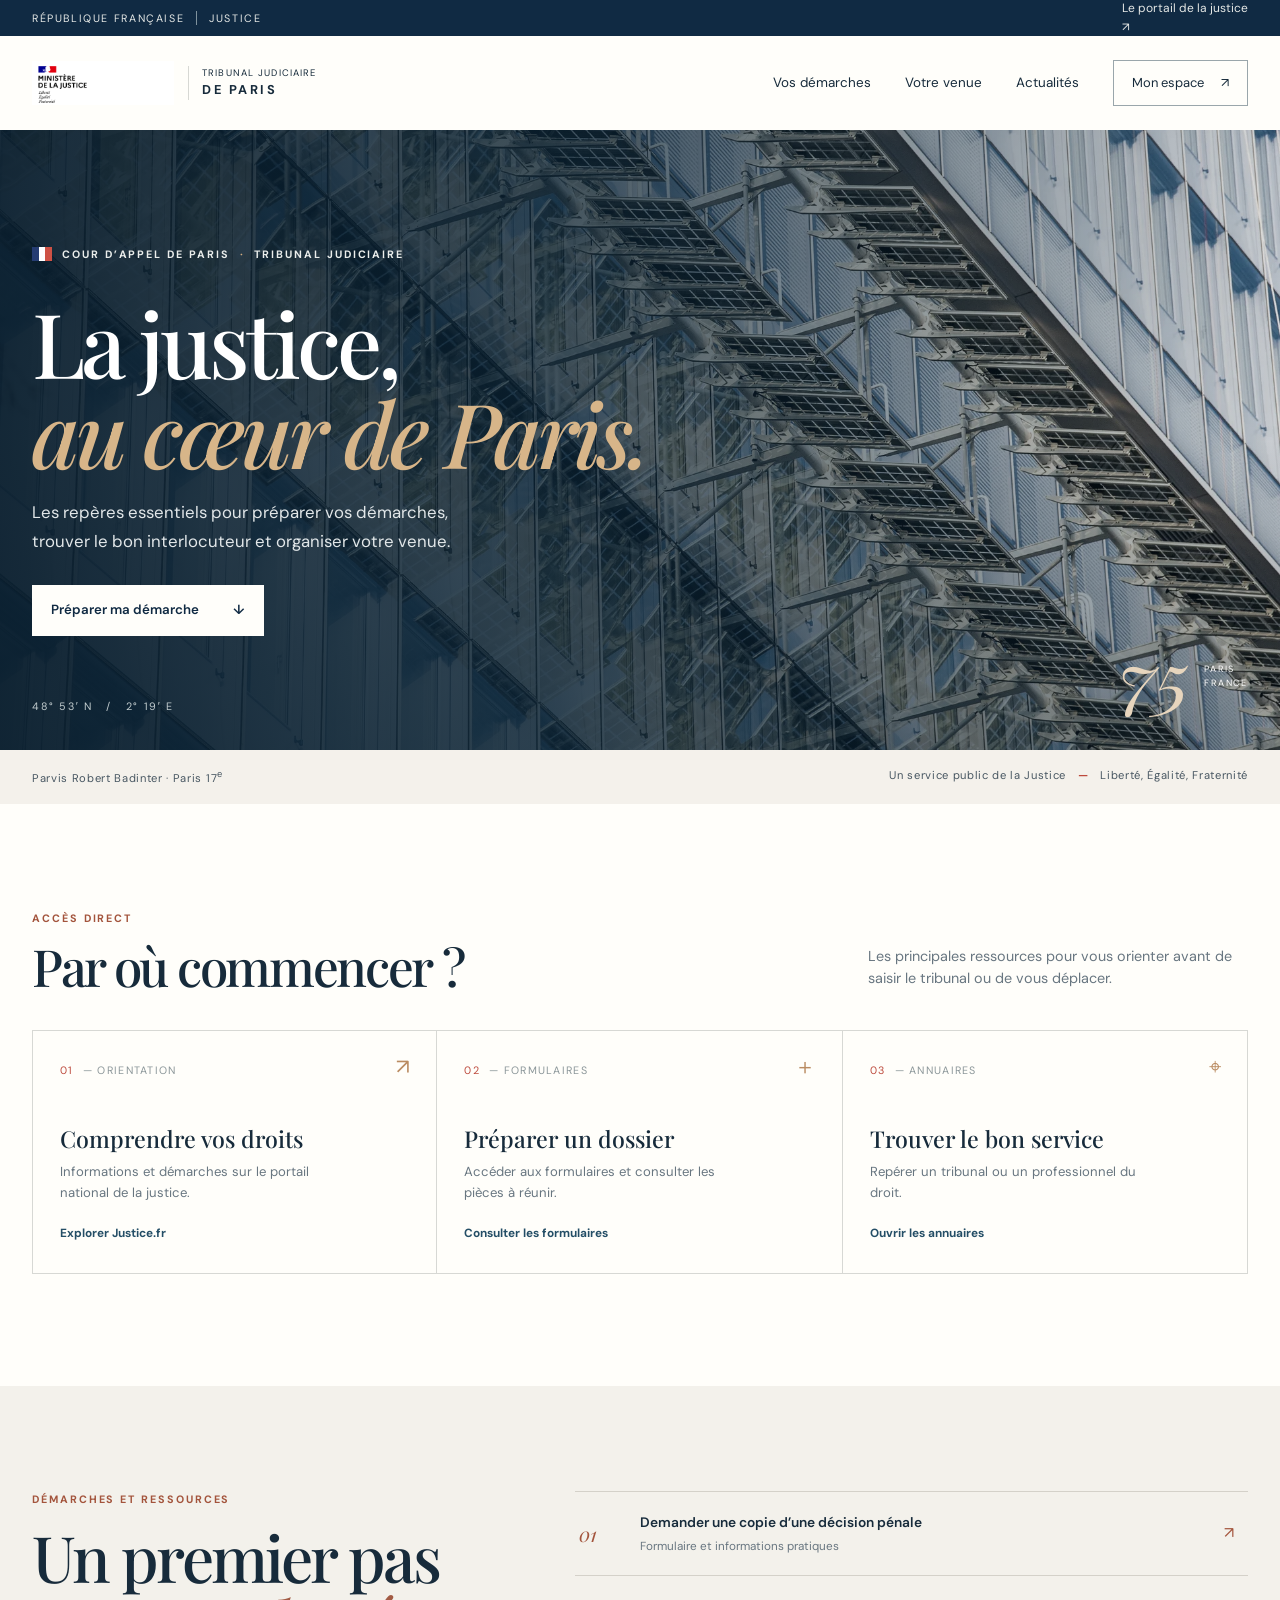
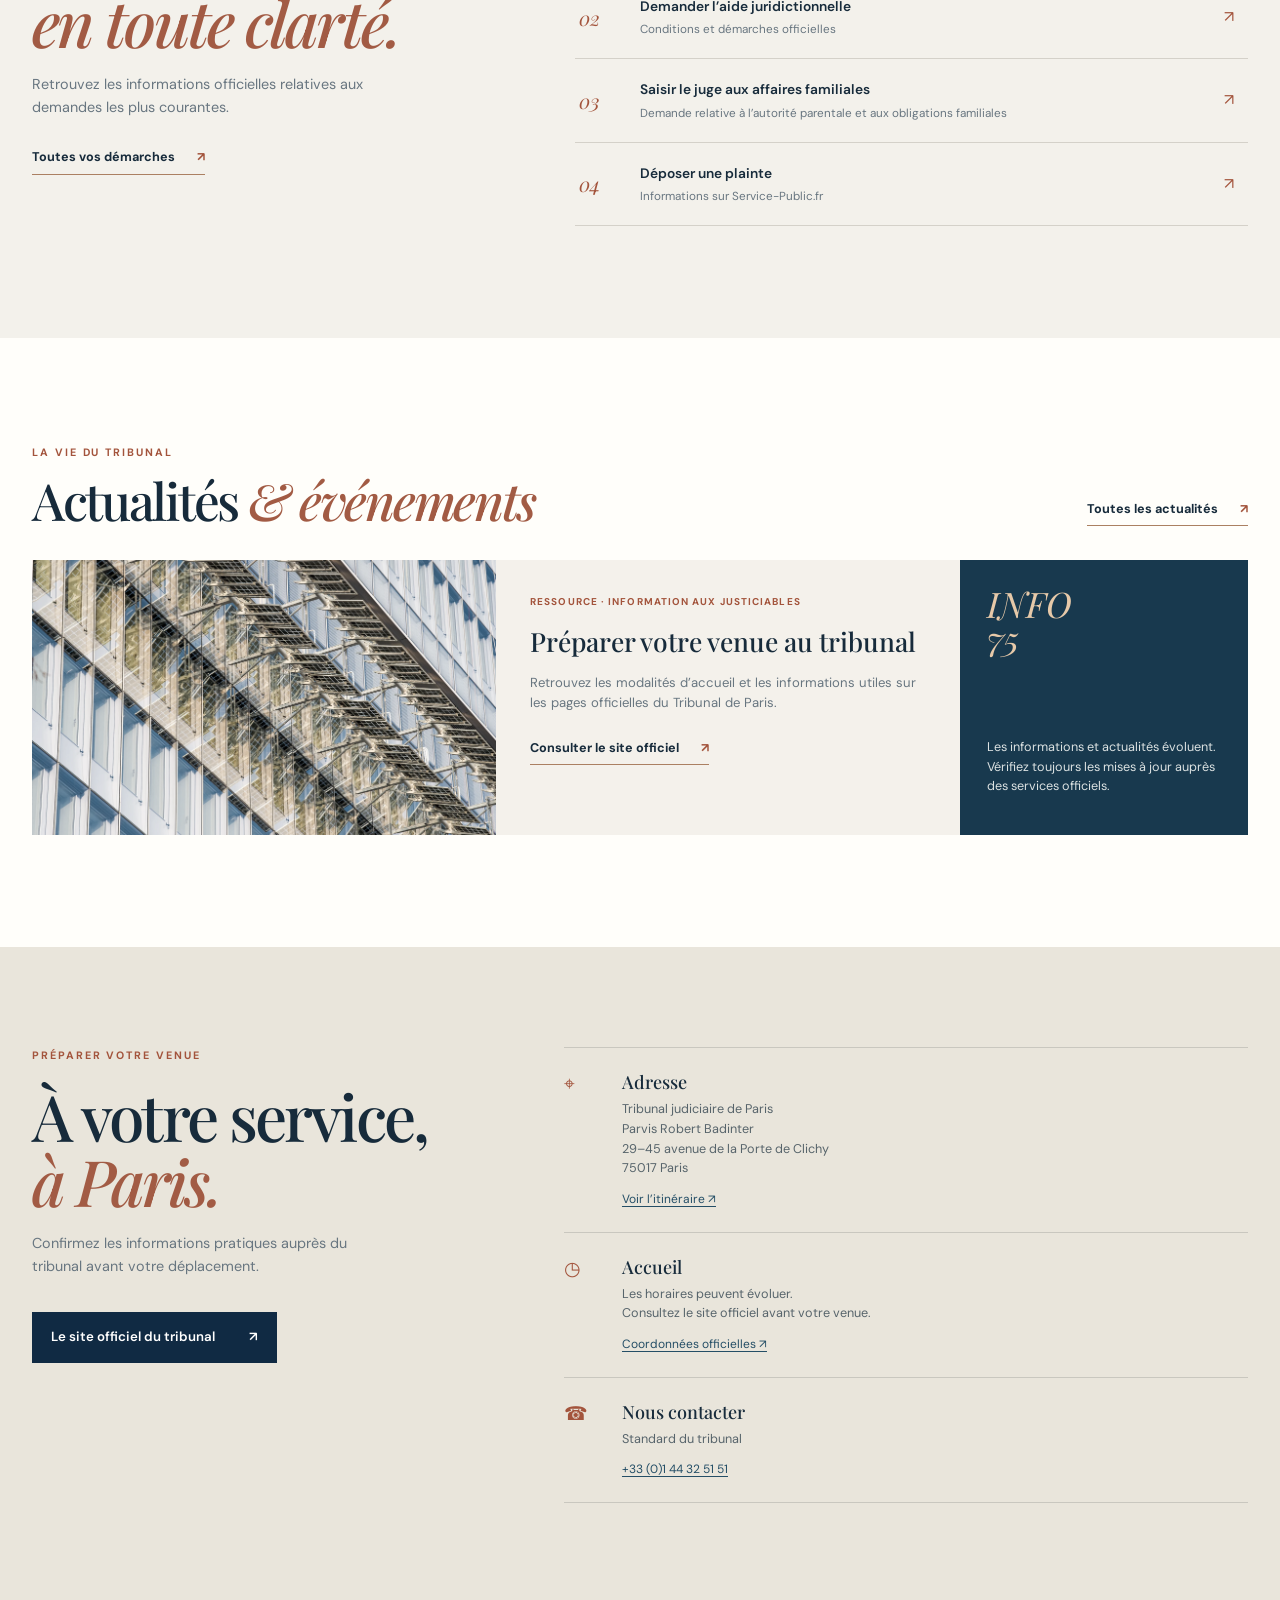
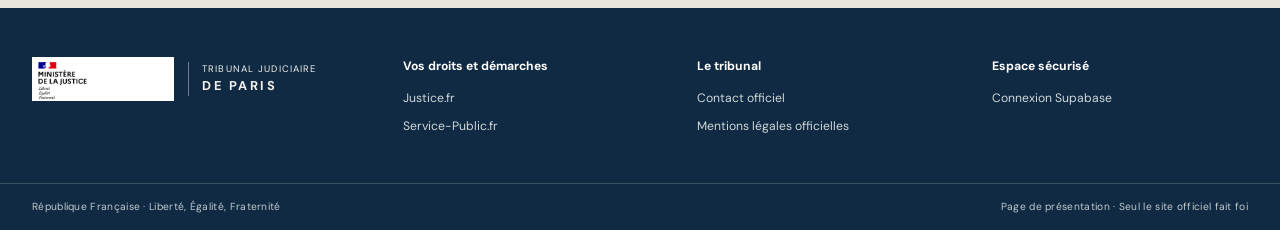
<file: index.html>
<!doctype html>
<html lang="fr">
<head>
  <meta charset="utf-8"><meta name="viewport" content="width=device-width, initial-scale=1">
  <meta name="description" content="Informations pratiques, démarches et actualités du Tribunal judiciaire de Paris.">
  <meta name="theme-color" content="#102a43">
  <title>Tribunal judiciaire de Paris — Accueil</title>
  <link rel="preload" as="image" href="assets/palais-de-justice.webp" fetchpriority="high">
  <link rel="stylesheet" href="site.css">
  <script type="module" src="app.js"></script>
</head>
<body>
<a class="skip" href="#contenu">Aller au contenu</a>
<header class="header"><div class="topline"><div class="shell topline-inner"><span>RÉPUBLIQUE FRANÇAISE <i></i> JUSTICE</span><a href="https://www.justice.fr/" target="_blank" rel="noopener">Le portail de la justice <span aria-hidden="true">↗</span></a></div></div>
  <div class="shell navrow"><a class="identity" href="#accueil" aria-label="Tribunal judiciaire de Paris, accueil"><img src="assets/tribunal-logo.png" alt="" width="204" height="63"><span>TRIBUNAL JUDICIAIRE<br><b>DE PARIS</b></span></a><button class="nav-toggle" aria-expanded="false" aria-controls="nav" type="button">Menu <span>☰</span></button><nav id="nav" aria-label="Navigation principale"><a href="#demarches">Vos démarches</a><a href="#infos">Votre venue</a><a href="#actualites">Actualités</a><button class="nav-login" type="button" data-open-auth>Mon espace <span aria-hidden="true">↗</span></button></nav></div>
</header>
<main id="contenu">
<section class="hero" id="accueil"><div class="hero-photo" role="img" aria-label="Le palais de justice, photographie issue des pièces source"></div><div class="hero-shade"></div><div class="shell hero-content"><div class="hero-label"><span class="flag"><i></i><i></i><i></i></span> COUR D’APPEL DE PARIS <b>·</b> TRIBUNAL JUDICIAIRE</div><h1>La justice,<br><em>au cœur de Paris.</em></h1><p>Les repères essentiels pour préparer vos démarches, trouver le bon interlocuteur et organiser votre venue.</p><a class="light-cta" href="#demarches">Préparer ma démarche <span aria-hidden="true">↓</span></a><div class="hero-coordinates">48° 53′ N&nbsp;&nbsp; / &nbsp;&nbsp;2° 19′ E</div></div><div class="hero-index"><span>75</span><small>PARIS<br>FRANCE</small></div></section>
<div class="address-ribbon"><div class="shell"><span>Parvis Robert Badinter · Paris 17<sup>e</sup></span><span>Un service public de la Justice <b>—</b> Liberté, Égalité, Fraternité</span></div></div>
<section class="orientation shell" id="demarches"><div class="section-heading"><div><p class="eyebrow">Accès direct</p><h2>Par où commencer&nbsp;?</h2></div><p>Les principales ressources pour vous orienter avant de saisir le tribunal ou de vous déplacer.</p></div><div class="path-grid"><a class="path-card" href="https://www.justice.fr/" target="_blank" rel="noopener"><span class="path-num">01 <i>— ORIENTATION</i></span><span class="path-symbol">↗</span><h3>Comprendre vos droits</h3><p>Informations et démarches sur le portail national de la justice.</p><span class="path-link">Explorer Justice.fr</span></a><a class="path-card" href="https://www.justice.fr/formulaires-t%C3%A9l%C3%A9charger" target="_blank" rel="noopener"><span class="path-num">02 <i>— FORMULAIRES</i></span><span class="path-symbol">＋</span><h3>Préparer un dossier</h3><p>Accéder aux formulaires et consulter les pièces à réunir.</p><span class="path-link">Consulter les formulaires</span></a><a class="path-card" href="https://www.annuaires.justice.gouv.fr/" target="_blank" rel="noopener"><span class="path-num">03 <i>— ANNUAIRES</i></span><span class="path-symbol">⌖</span><h3>Trouver le bon service</h3><p>Repérer un tribunal ou un professionnel du droit.</p><span class="path-link">Ouvrir les annuaires</span></a></div></section>
<section class="resources"><div class="shell resource-layout"><div class="resource-intro"><p class="eyebrow">Démarches et ressources</p><h2>Un premier pas<br><em>en toute clarté.</em></h2><p>Retrouvez les informations officielles relatives aux demandes les plus courantes.</p><a class="arrow-link" href="https://www.justice.fr/" target="_blank" rel="noopener">Toutes vos démarches <span>↗</span></a></div><div class="resource-list"><a href="https://www.justice.fr/formulaire/demande-copie-decision-justice-penale-formulaire-1282302" target="_blank" rel="noopener"><b>01</b><span><strong>Demander une copie d’une décision pénale</strong><small>Formulaire et informations pratiques</small></span><i>↗</i></a><a href="https://www.justice.fr/formulaires-t%C3%A9l%C3%A9charger" target="_blank" rel="noopener"><b>02</b><span><strong>Demander l’aide juridictionnelle</strong><small>Conditions et démarches officielles</small></span><i>↗</i></a><a href="https://www.justice.fr/formulaire/demande-juge-affaires-familiales-autorite-parentale-droit-visite-pension-alimentaire-formulaire-1153011" target="_blank" rel="noopener"><b>03</b><span><strong>Saisir le juge aux affaires familiales</strong><small>Demande relative à l’autorité parentale et aux obligations familiales</small></span><i>↗</i></a><a href="https://www.service-public.fr/particuliers/vosdroits/F1435" target="_blank" rel="noopener"><b>04</b><span><strong>Déposer une plainte</strong><small>Informations sur Service-Public.fr</small></span><i>↗</i></a></div></div></section>
<section class="news shell" id="actualites"><div class="news-head"><div><p class="eyebrow">La vie du tribunal</p><h2>Actualités <em>&amp; événements</em></h2></div><a class="arrow-link" href="https://www.tribunal-de-paris.justice.fr/75/actualites-et-evenements" target="_blank" rel="noopener">Toutes les actualités <span>↗</span></a></div><div class="news-feature"><div class="news-photo" role="img" aria-label="Détail architectural du palais de justice"></div><div class="news-copy"><p class="eyebrow">Ressource · Information aux justiciables</p><h3>Préparer votre venue au tribunal</h3><p>Retrouvez les modalités d’accueil et les informations utiles sur les pages officielles du Tribunal de Paris.</p><a class="arrow-link" href="https://www.tribunal-de-paris.justice.fr/75" target="_blank" rel="noopener">Consulter le site officiel <span>↗</span></a></div><div class="news-note"><span>INFO<br>75</span><p>Les informations et actualités évoluent. Vérifiez toujours les mises à jour auprès des services officiels.</p></div></div></section>
<section class="visit" id="infos"><div class="shell visit-layout"><div><p class="eyebrow">Préparer votre venue</p><h2>À votre service,<br><em>à Paris.</em></h2><p>Confirmez les informations pratiques auprès du tribunal avant votre déplacement.</p><a class="dark-cta" href="https://www.tribunal-de-paris.justice.fr/75" target="_blank" rel="noopener">Le site officiel du tribunal <span>↗</span></a></div><div class="visit-data"><article><span class="visit-icon">⌖</span><div><h3>Adresse</h3><p>Tribunal judiciaire de Paris<br>Parvis Robert Badinter<br>29–45 avenue de la Porte de Clichy<br>75017 Paris</p><a href="https://maps.google.com/?q=Tribunal+judiciaire+de+Paris" target="_blank" rel="noopener">Voir l’itinéraire ↗</a></div></article><article><span class="visit-icon">◷</span><div><h3>Accueil</h3><p>Les horaires peuvent évoluer.<br>Consultez le site officiel avant votre venue.</p><a href="https://www.tribunal-de-paris.justice.fr/75/contact" target="_blank" rel="noopener">Coordonnées officielles ↗</a></div></article><article><span class="visit-icon">☎</span><div><h3>Nous contacter</h3><p>Standard du tribunal</p><a href="tel:+33144325151">+33 (0)1 44 32 51 51</a></div></article></div></div></section>
</main><footer><div class="shell footer-main"><a class="identity footer-brand" href="#accueil"><img src="assets/tribunal-logo.png" alt="" width="204" height="63"><span>TRIBUNAL JUDICIAIRE<br><b>DE PARIS</b></span></a><div><b>Vos droits et démarches</b><a href="https://www.justice.fr/" target="_blank" rel="noopener">Justice.fr</a><a href="https://www.service-public.fr/" target="_blank" rel="noopener">Service-Public.fr</a></div><div><b>Le tribunal</b><a href="https://www.tribunal-de-paris.justice.fr/75/contact" target="_blank" rel="noopener">Contact officiel</a><a href="https://www.tribunal-de-paris.justice.fr/75/mentions-legales-site-du-tribunal-de-paris" target="_blank" rel="noopener">Mentions légales officielles</a></div><div><b>Espace sécurisé</b><button type="button" data-open-auth class="footer-auth">Connexion Supabase</button><a href="admin.html" id="admin-link" hidden>Administration interne</a></div></div><div class="footer-bottom"><div class="shell"><span>République Française · Liberté, Égalité, Fraternité</span><span>Page de présentation · Seul le site officiel fait foi</span></div></div></footer>
<dialog class="auth-dialog" id="auth-dialog" aria-labelledby="auth-title">
  <div class="dialog-head"><div><p class="eyebrow">Espace sécurisé</p><h2 id="auth-title">Connexion</h2></div><button type="button" class="dialog-close" aria-label="Fermer">×</button></div>
  <p class="auth-explain">Authentification gérée par Supabase. La création de compte est soumise aux paramètres de confirmation d’adresse configurés pour le projet.</p>
  <form id="login-form" novalidate>
    <label for="email">Adresse courriel</label><input id="email" name="email" type="email" autocomplete="username" required>
    <label for="password">Mot de passe</label><input id="password" name="password" type="password" autocomplete="current-password" required>
    <div class="auth-actions"><button class="dark-cta" type="submit">Se connecter <span>→</span></button><button class="text-button" id="show-signup" type="button">Créer un compte</button><button class="text-button" id="reset-password" type="button">Mot de passe oublié&nbsp;?</button></div>
  </form>
  <form id="signup-form" hidden novalidate>
    <label for="signup-email">Adresse courriel</label><input id="signup-email" name="email" type="email" autocomplete="email" required>
    <label for="signup-password">Créer un mot de passe</label><input id="signup-password" name="password" type="password" autocomplete="new-password" minlength="8" required aria-describedby="password-hint"><small id="password-hint">Au moins 8 caractères; le projet Supabase peut imposer une règle plus stricte.</small>
    <label for="signup-confirm">Confirmer le mot de passe</label><input id="signup-confirm" name="confirm-password" type="password" autocomplete="new-password" minlength="8" required>
    <div class="auth-actions"><button class="dark-cta" type="submit">Créer mon compte <span>→</span></button><button class="text-button" id="show-login" type="button">Retour à la connexion</button></div>
  </form>
  <form id="recovery-form" hidden novalidate>
    <p class="auth-explain">Choisissez un nouveau mot de passe pour terminer la récupération.</p><label for="new-password">Nouveau mot de passe</label><input id="new-password" name="new-password" type="password" autocomplete="new-password" minlength="8" required>
    <label for="confirm-password">Confirmer le mot de passe</label><input id="confirm-password" name="confirm-password" type="password" autocomplete="new-password" minlength="8" required>
    <div class="auth-actions"><button class="dark-cta" type="submit">Enregistrer le nouveau mot de passe <span>→</span></button><button class="text-button" id="cancel-recovery" type="button">Retour à la connexion</button></div>
  </form>
  <div id="auth-session" hidden><p class="auth-explain">Vous êtes connecté. Les outils internes contrôlent également votre rôle dans la base; la connexion seule ne donne pas les droits administrateur.</p><div class="auth-actions"><a class="dark-cta" href="admin.html">Administration interne <span>→</span></a><button type="button" class="text-button signout" id="signout">Se déconnecter</button></div></div>
  <button type="button" class="text-button" id="resend-confirmation" hidden>Renvoyer le courriel de confirmation</button>
  <p class="auth-status" id="auth-status" role="status" aria-live="polite"></p>
  <p class="config-note" id="config-note">La configuration publique Supabase est absente ou fictive dans ce build. Vérifiez supabase-config.js avant publication.</p>
</dialog>
<script>const t=document.querySelector('.nav-toggle'),n=document.querySelector('#nav');t.addEventListener('click',()=>{let o=t.getAttribute('aria-expanded')!=='true';t.setAttribute('aria-expanded',o);n.classList.toggle('open',o)});n.addEventListener('click',e=>{if(e.target.closest('a,button')){n.classList.remove('open');t.setAttribute('aria-expanded','false')}});document.querySelectorAll('[data-open-auth]').forEach(b=>b.addEventListener('click',()=>document.querySelector('#auth-dialog').showModal()));document.querySelector('.dialog-close').addEventListener('click',()=>document.querySelector('#auth-dialog').close());document.querySelector('#auth-dialog').addEventListener('click',e=>{if(e.target===e.currentTarget)e.currentTarget.close()});</script>
</body></html>
</file>
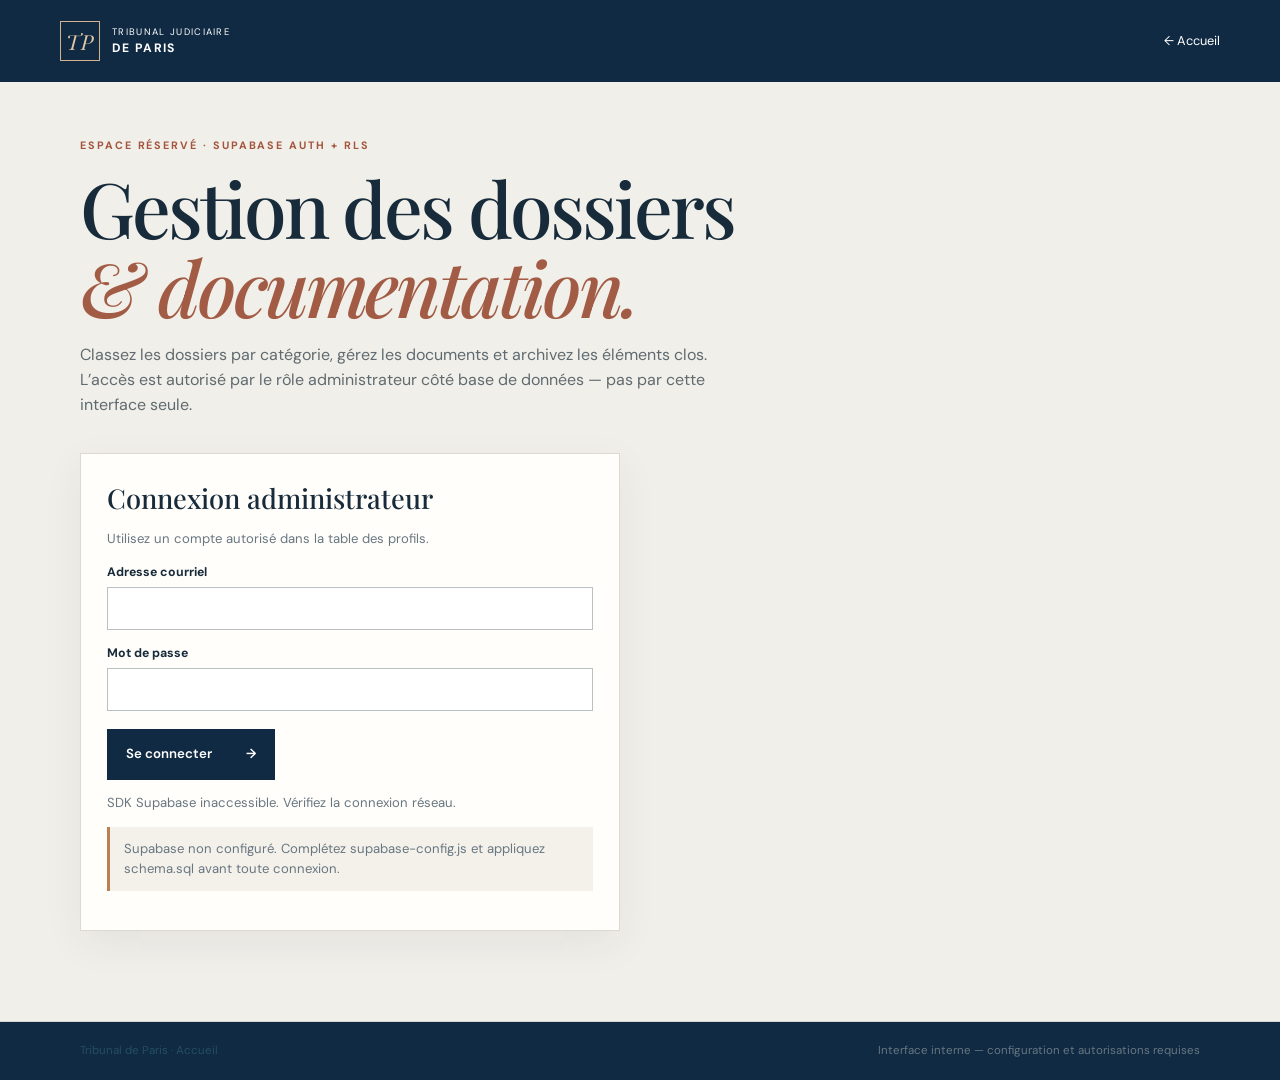
<file: admin.html>
<!doctype html><html lang="fr"><head><meta charset="utf-8"><meta name="viewport" content="width=device-width,initial-scale=1"><meta name="description" content="Interface interne de gestion des dossiers et de la documentation"><title>Administration interne — Tribunal de Paris</title><link rel="stylesheet" href="site.css"><link rel="stylesheet" href="admin.css"><script type="module" src="admin.js"></script></head><body class="admin-body"><header class="admin-bar"><a href="index.html" class="admin-brand"><span class="admin-seal">TP</span><span>TRIBUNAL JUDICIAIRE<br><b>DE PARIS</b></span></a><div><a href="index.html">← Accueil</a><button id="admin-signout" type="button" hidden>Déconnexion</button></div></header><main class="admin-shell"><section class="admin-intro"><p class="eyebrow">Espace réservé · Supabase Auth + RLS</p><h1>Gestion des dossiers<br><em>&amp; documentation.</em></h1><p>Classez les dossiers par catégorie, gérez les documents et archivez les éléments clos. L’accès est autorisé par le rôle administrateur côté base de données — pas par cette interface seule.</p></section><section class="admin-auth" id="admin-auth"><h2>Connexion administrateur</h2><p>Utilisez un compte autorisé dans la table des profils.</p><form id="admin-login"><label for="admin-email">Adresse courriel</label><input id="admin-email" type="email" autocomplete="username" required><label for="admin-password">Mot de passe</label><input id="admin-password" type="password" autocomplete="current-password" required><button class="dark-cta" type="submit">Se connecter <span>→</span></button></form><p id="admin-status" role="status" aria-live="polite"></p><p class="admin-warning" id="admin-config-warning">Supabase non configuré. Complétez supabase-config.js et appliquez schema.sql avant toute connexion.</p></section><section class="workspace" id="workspace" hidden><div class="workspace-head"><div><p class="eyebrow">Espace administrateur</p><h2>Bibliothèque interne</h2></div><span class="secure-pill">● Autorisation serveur</span></div><div class="admin-grid"><section class="admin-card"><h3>Catégories</h3><form id="category-form" class="inline-form"><input id="category-name" maxlength="80" placeholder="Nouvelle catégorie" aria-label="Nom de catégorie" required><button type="submit">Ajouter</button></form><ul id="category-list" class="category-list"></ul></section><section class="admin-card"><h3>Nouveau dossier</h3><form id="dossier-form" class="stack-form"><label for="dossier-title">Titre</label><input id="dossier-title" maxlength="180" required><label for="dossier-category">Catégorie</label><select id="dossier-category" required></select><label for="dossier-description">Description</label><textarea id="dossier-description" rows="3" maxlength="4000"></textarea><label for="dossier-status">État éditorial</label><select id="dossier-status"><option value="draft">Brouillon</option><option value="active">Actif</option></select><button type="submit">Enregistrer le dossier</button></form></section></div><section class="admin-card dossier-card"><div class="list-heading"><div><h3>Dossiers</h3><p>Les éléments archivés sont masqués du filtre actif.</p></div><select id="dossier-filter" aria-label="Filtrer les dossiers"><option value="active">Dossiers actifs</option><option value="archived">Archives</option><option value="all">Tous</option></select></div><div id="dossier-list" class="dossier-list"></div></section><p class="privacy-note">Chargez uniquement des documents autorisés. La sécurité des dossiers et fichiers dépend des politiques RLS du projet Supabase; ne désactivez pas ces politiques en production.</p></section></main><footer class="admin-footer"><a href="index.html">Tribunal de Paris · Accueil</a><span>Interface interne — configuration et autorisations requises</span></footer></body></html>
</file>
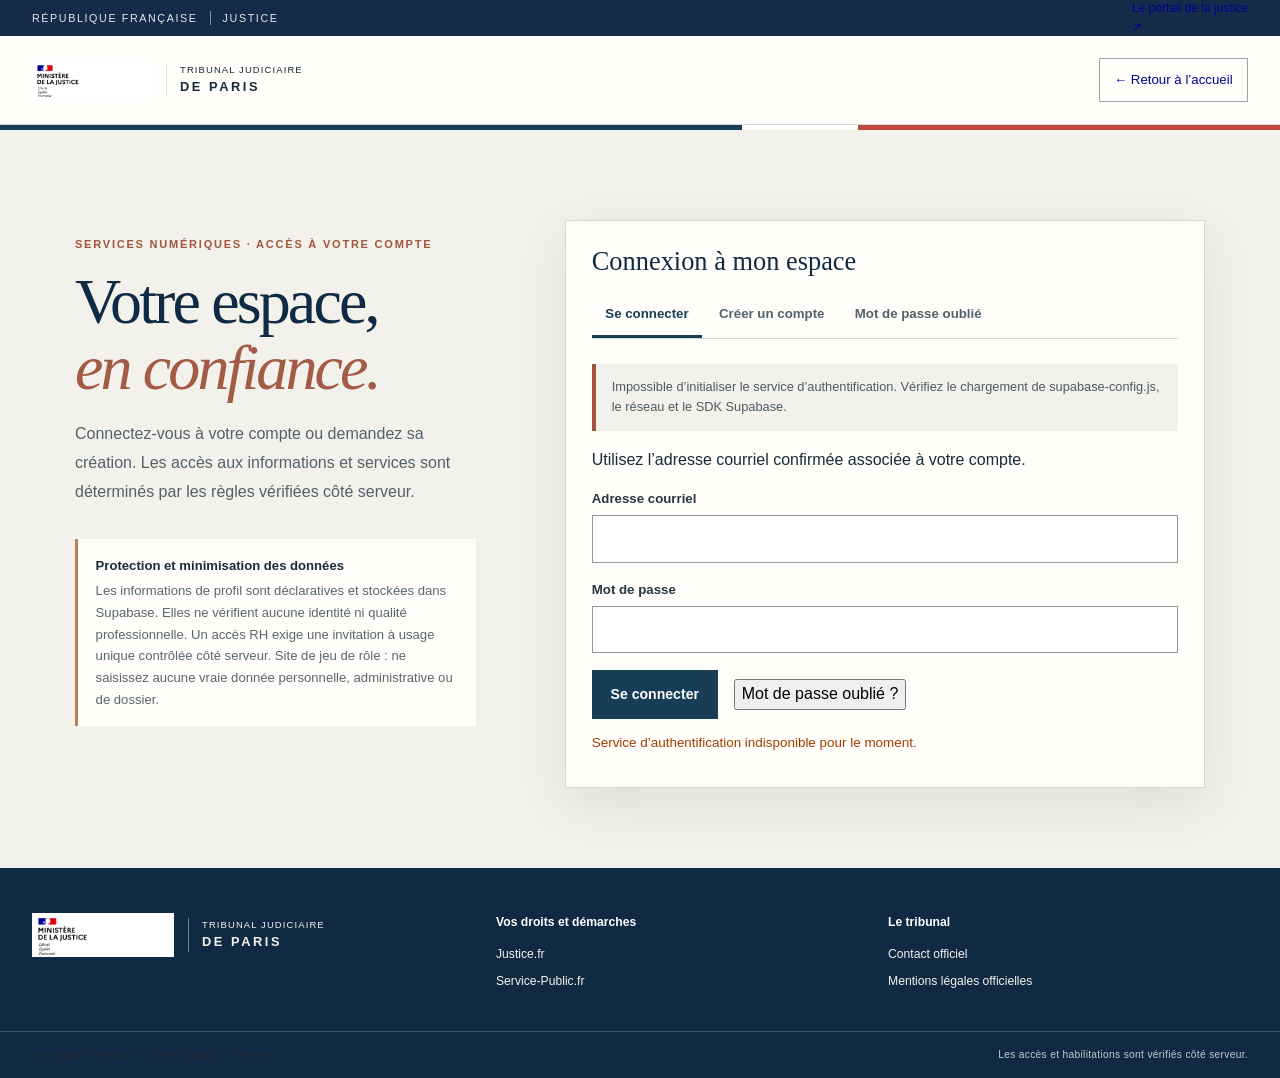
<file: connexion.html>
<!doctype html>
<html lang="fr" data-fr-scheme="light">
<head>
  <meta charset="utf-8">
  <meta name="viewport" content="width=device-width, initial-scale=1">
  <meta name="description" content="Connexion et création de compte — Tribunal judiciaire de Paris.">
  <meta name="theme-color" content="#102a43">
  <title>Connexion — Tribunal judiciaire de Paris</title>
  <link rel="stylesheet" href="site.css">
  <link rel="stylesheet" href="tribunal.css">
  <style>
    :root { --auth-ink:#172b3b; --auth-paper:#fffefa; --auth-wash:#f3f1eb; --auth-blue:#183d56; --auth-red:#bd4a3d; --auth-muted:#64727b; --auth-line:#d7d8d4; }
    body { min-height:100vh; display:flex; flex-direction:column; background:var(--auth-wash); color:var(--auth-ink); }
    .auth-topline { height:5px; background:linear-gradient(90deg,#183d56 0 58%,#fff 58% 67%,#bd4a3d 67%); }
    .auth-header { background:var(--auth-paper); border-bottom:1px solid var(--auth-line); }
    .auth-header .navrow { min-height:88px; height:auto; }
    .auth-header .identity { color:var(--auth-ink); }
    .auth-header .identity img { width:120px; }
    .auth-home { padding:.68rem .9rem; border:1px solid #9aa6ab; font-size:.83rem; }
    .auth-home:hover { background:#f3f1eb; }
    .auth-main { flex:1; width:min(1130px,calc(100% - 48px)); margin:0 auto; padding:clamp(2.5rem,7vw,5.8rem) 0 5rem; }
    .auth-grid { display:grid; grid-template-columns:minmax(230px,.77fr) minmax(0,1.23fr); align-items:start; gap:clamp(2rem,7vw,6rem); }
    .auth-intro { padding-top:1rem; }
    .auth-kicker { margin:0 0 1rem; color:#a3543c; font-size:.69rem; font-weight:800; letter-spacing:.16em; text-transform:uppercase; }
    .auth-intro h1 { margin:0 0 1.15rem; color:#102a43; font:500 clamp(2.65rem,5vw,4.25rem)/1.04 var(--serif,Georgia,serif); letter-spacing:-.045em; }
    .auth-intro h1 em { color:#a25b44; font-weight:500; }
    .auth-intro > p:not(.auth-kicker) { max-width:30rem; color:#53616a; line-height:1.8; }
    .auth-note { margin-top:2rem; padding:1rem 1.1rem; border-left:3px solid #ba8054; background:#fffefa; color:#59666e; font-size:.82rem; line-height:1.65; }
    .auth-note strong { display:block; margin-bottom:.25rem; color:#172b3b; }
    .auth-card { min-width:0; background:#fffefa; border:1px solid var(--auth-line); box-shadow:0 16px 48px rgb(16 42 67 / 9%); }
    .auth-card-head { padding:1.5rem 1.6rem 0; }
    .auth-card-head h2 { margin:0 0 1rem; color:#102a43; font:500 1.65rem/1.25 var(--serif,Georgia,serif); }
    .auth-tabs { display:flex; gap:.2rem; overflow-x:auto; border-bottom:1px solid var(--auth-line); }
    /* Tabs keep explicit button styling instead of relying on browser defaults. */
    .auth-tab { flex:0 0 auto; min-height:2.8rem; padding:.65rem .85rem; border:0; border-bottom:3px solid transparent; background:transparent; color:#53616a; font:inherit; font-size:.83rem; font-weight:700; cursor:pointer; }
    .auth-tab:hover { background:#f3f1eb; color:#102a43; }
    .auth-tab:focus-visible { outline:3px solid #183d56; outline-offset:-3px; }
    .auth-tab[aria-selected="true"] { border-bottom-color:#183d56; color:#183d56; }
    .auth-card-body { padding:1.55rem 1.6rem 1.8rem; }
    .auth-panel[hidden], [hidden] { display:none !important; }
    .auth-form { display:block; max-width:43rem; }
    .auth-form > p:first-child { margin-top:0; }
    .auth-form .field { margin:0 0 1.05rem; }
    .auth-form label:not(.choice) { display:block; margin-bottom:.35rem; color:#263640; font-size:.83rem; font-weight:700; }
    .auth-form input, .auth-form select { display:block; width:100%; min-height:2.85rem; padding:.65rem .75rem; border:1px solid #92999b; border-radius:0; background:white; color:#172b3b; font:inherit; }
    .auth-form input:focus, .auth-form select:focus { outline:3px solid #183d56; outline-offset:2px; }
    .auth-form input[aria-invalid="true"], .auth-form select[aria-invalid="true"] { border:2px solid #b34000; }
    .auth-hint { margin:.35rem 0 0; color:#59666e; font-size:.77rem; line-height:1.5; }
    .auth-form fieldset { min-width:0; margin:0 0 1.3rem; padding:0; border:0; }
    .auth-form legend { margin-bottom:.35rem; color:#263640; font-size:.85rem; font-weight:800; }
    .auth-choices { display:grid; grid-template-columns:repeat(2,minmax(0,1fr)); gap:.55rem; margin-top:.7rem; }
    .auth-choice { display:flex; min-height:5.25rem; align-items:flex-start; gap:.55rem; padding:.8rem .7rem; border:1px solid var(--auth-line); background:white; cursor:pointer; }
    .auth-choice:has(input:checked) { border:2px solid #183d56; padding:calc(.8rem - 1px) calc(.7rem - 1px); background:#f1f3f4; }
    .auth-choice input { flex:0 0 auto; width:1rem; min-height:auto; height:1rem; margin:.16rem 0 0; accent-color:#183d56; }
    .auth-choice strong, .auth-choice small { display:block; }
    .auth-choice strong { font-size:.79rem; line-height:1.35; }
    .auth-choice small { margin-top:.25rem; color:#59666e; font-size:.69rem; line-height:1.4; }
    .auth-row { display:grid; grid-template-columns:repeat(2,minmax(0,1fr)); gap:.8rem; }
    .auth-submit { display:inline-flex; min-height:2.9rem; align-items:center; justify-content:center; padding:.72rem 1.05rem; border:2px solid #183d56; background:#183d56; color:#fff; font-size:.88rem; font-weight:700; cursor:pointer; }
    .auth-submit:hover { background:#102a43; }
    .auth-submit:disabled { opacity:.65; cursor:wait; }
    .auth-inline { display:flex; align-items:center; flex-wrap:wrap; gap:.75rem 1rem; }
    
    .auth-status { min-height:1.6rem; margin:.85rem 0 0; font-size:.84rem; line-height:1.55; }
    .auth-status[data-kind="error"] { color:#a33b00; }
    .auth-status[data-kind="success"] { color:#176b3a; }
    .auth-status[data-kind="info"] { color:#3f4c55; }
    .auth-config { margin:0 0 1.1rem; padding:.8rem 1rem; border-left:4px solid #a3543c; background:#f3f1eb; color:#4d5b63; font-size:.8rem; line-height:1.6; }
    .auth-session { padding:1.3rem; border:1px solid var(--auth-line); background:#f7f6f1; }
    .auth-session h3 { margin:0 0 .5rem; font:500 1.35rem var(--serif,Georgia,serif); }
    .auth-session p { color:#53616a; overflow-wrap:anywhere; }
    .auth-footer { margin-top:auto; background:#102a43; color:#f3f2ed; }
    .auth-footer .footer-main { grid-template-columns:1.2fr 1fr 1fr; }
    .auth-footer a { color:#f3f2ed; }
    .auth-footer .identity > span { border-left-color:#71808a; }
    .auth-footer .footer-bottom { border-top:1px solid #3b5060; }
    @media(max-width:820px) { .auth-grid { grid-template-columns:1fr; gap:2rem; } .auth-intro { padding:0; } .auth-intro h1 { max-width:15ch; } .auth-footer .footer-main { grid-template-columns:repeat(2,minmax(0,1fr)); } }
    @media(max-width:580px) { .auth-main { width:calc(100% - 32px); padding-top:2.3rem; } .auth-header .navrow { min-height:74px; } .auth-header .identity img { width:86px; } .auth-home { padding:.55rem .6rem; font-size:.74rem; } .auth-card-head { padding:1.15rem 1rem 0; } .auth-card-head h2 { font-size:1.45rem; } .auth-card-body { padding:1.2rem 1rem 1.4rem; } .auth-choice-grid { grid-template-columns:1fr; } .auth-choice { min-height:0; } .auth-row { grid-template-columns:1fr; gap:0; } .auth-footer .footer-main { grid-template-columns:1fr; gap:1.4rem; } }
    @media(prefers-reduced-motion:reduce) { *,*::before,*::after { scroll-behavior:auto !important; animation-duration:.01ms !important; animation-iteration-count:1 !important; transition-duration:.01ms !important; } }
  </style>
</head>
<body>
  <a class="skip" href="#contenu">Aller au contenu</a>
  <header class="auth-header">
    <div class="topline"><div class="shell topline-inner"><span>RÉPUBLIQUE FRANÇAISE <i aria-hidden="true"></i> JUSTICE</span><a href="https://www.justice.fr/" target="_blank" rel="noopener noreferrer">Le portail de la justice <span aria-hidden="true">↗</span></a></div></div>
    <div class="shell navrow">
      <a class="identity" href="index.html" aria-label="Tribunal judiciaire de Paris — accueil"><img src="tribunal-logo.png" alt="" width="204" height="63"><span>TRIBUNAL JUDICIAIRE<br><b>DE PARIS</b></span></a>
      <a class="auth-home" href="index.html">← Retour à l’accueil</a>
    </div>
  </header>
  <div class="auth-topline" aria-hidden="true"></div>
  <main class="auth-main" id="contenu" tabindex="-1">
    <div class="auth-grid">
      <section class="auth-intro" aria-labelledby="page-title">
        <p class="auth-kicker">Services numériques · Accès à votre compte</p>
        <h1 id="page-title">Votre espace,<br><em>en confiance.</em></h1>
        <p>Connectez-vous à votre compte ou demandez sa création. Les accès aux informations et services sont déterminés par les règles vérifiées côté serveur.</p>
        <aside class="auth-note"><strong>Protection et minimisation des données</strong>Les informations de profil sont déclaratives et stockées dans Supabase. Elles ne vérifient aucune identité ni qualité professionnelle. Un accès RH exige une invitation à usage unique contrôlée côté serveur. Site de jeu de rôle : ne saisissez aucune vraie donnée personnelle, administrative ou de dossier.</aside>
      </section>
      <section class="auth-card" aria-labelledby="auth-card-title">
        <div class="auth-card-head">
          <h2 id="auth-card-title">Connexion à mon espace</h2>
          <div class="auth-tabs" role="tablist" aria-label="Actions du compte">
            <button class="auth-tab" id="tab-login" type="button" role="tab" aria-selected="true" aria-controls="panel-login" tabindex="0">Se connecter</button>
            <button class="auth-tab" id="tab-register" type="button" role="tab" aria-selected="false" aria-controls="panel-register" tabindex="-1">Créer un compte</button>
            <button class="auth-tab" id="tab-recovery" type="button" role="tab" aria-selected="false" aria-controls="panel-recovery" tabindex="-1">Mot de passe oublié</button>
          </div>
        </div>
        <div class="auth-card-body">
          <p class="auth-config" id="config-note" role="status">Vérification de la configuration du service d’authentification…</p>
          <form class="auth-form auth-panel" id="panel-login" role="tabpanel" aria-labelledby="tab-login" tabindex="0" novalidate>
            <p>Utilisez l’adresse courriel confirmée associée à votre compte.</p>
            <div class="field"><label for="login-email">Adresse courriel</label><input id="login-email" name="email" type="email" autocomplete="username" autocapitalize="none" spellcheck="false" required></div>
            <div class="field"><label for="login-password">Mot de passe</label><input id="login-password" name="password" type="password" autocomplete="current-password" required></div>
            <div class="auth-inline"><button class="auth-submit" type="submit">Se connecter</button><button class="auth-link-button" type="button" data-show-tab="recovery">Mot de passe oublié ?</button></div>
            <p class="auth-status" id="login-status" role="status" aria-live="polite"></p>
          </form>
          <form class="auth-form auth-panel" id="panel-register" role="tabpanel" aria-labelledby="tab-register" tabindex="0" hidden novalidate>
            <p>Un compte Supabase Auth est créé par courriel. Toutes les informations sont déclaratives et fictives; aucune identité, fonction ou appartenance n’est vérifiée.</p>
            <fieldset><legend>Type de compte souhaité</legend><p class="auth-hint" id="type-hint">Ce choix décrit uniquement un profil de jeu de rôle : il ne confère ni rôle ni autorisation.</p>
              <div class="auth-choices auth-choice-grid" aria-describedby="type-hint">
                <label class="auth-choice"><input type="radio" name="account_type" value="citizen" checked><span><strong>Citoyen</strong><small>Compte personnel</small></span></label>
                <label class="auth-choice"><input type="radio" name="account_type" value="professional"><span><strong>Professionnel — Préfecture</strong><small>Déclaration RP, sans vérification</small></span></label>
                <label class="auth-choice"><input type="radio" name="account_type" value="state_service"><span><strong>Services de l’État</strong><small>Gendarmerie, Police Nationale, Sapeurs-Pompiers ou SAMU</small></span></label>
                <label class="auth-choice"><input type="radio" name="account_type" value="company"><span><strong>Entreprise</strong><small>Compte professionnel distinct</small></span></label>
              </div>
            </fieldset>
            <div class="auth-row"><div class="field"><label for="register-last-name">Nom</label><input id="register-last-name" name="last_name" autocomplete="family-name" maxlength="100" required></div><div class="field"><label for="register-first-name">Prénom</label><input id="register-first-name" name="first_name" autocomplete="given-name" maxlength="100" required></div></div>
            <div class="auth-row"><div class="field"><label for="register-birth-date">Date de naissance (fictive)</label><input id="register-birth-date" name="birth_date" type="date" autocomplete="bday" required></div><div class="field"><label for="register-discord">Identifiant Discord</label><input id="register-discord" name="discord_handle" maxlength="100" required></div></div>
            <div class="field"><label for="register-email">Courriel RP</label><input id="register-email" name="email" type="email" autocomplete="email" autocapitalize="none" spellcheck="false" maxlength="254" required></div>
            <div class="field" id="prefecture-code-group" hidden><label for="prefecture-code">Code Préfecture (démo RP)</label><input id="prefecture-code" name="prefecture_code" type="text" autocomplete="off" maxlength="40" disabled aria-describedby="prefecture-code-hint"><p class="auth-hint" id="prefecture-code-hint">Code générique de démonstration : <code>PREFECTURE-RP</code>. Vérification locale uniquement : ce code public n’est ni un secret ni une preuve et ne donne aucun accès, droit ou privilège.</p></div>
            <div class="field" id="state-service-group" hidden>
              <label for="state-service">Service de l’État</label>
              <select id="state-service" name="state_service" disabled>
                <option value="">Sélectionnez un service</option><option value="gendarmerie">Gendarmerie</option><option value="police_nationale">Police Nationale</option><option value="sapeurs_pompiers">Sapeurs-Pompiers</option><option value="samu">SAMU</option>
              </select>
            </div>
            <div class="field" id="state-identifier-group" hidden><label for="state-identifier" id="state-identifier-label">Identifiant professionnel déclaré</label><input id="state-identifier" name="state_identifier" autocomplete="off" maxlength="120" disabled aria-describedby="state-identifier-hint"><p class="auth-hint" id="state-identifier-hint">Déclaration RP seulement. Aucune identité ou qualité n’est vérifiée; n’utilisez aucun identifiant réel.</p></div>
            <div class="auth-row" id="company-fields" hidden><div class="field"><label for="company-name">Nom de l’entreprise</label><input id="company-name" name="company_name" maxlength="160" disabled></div><div class="field"><label for="company-number">SIRET / numéro RP</label><input id="company-number" name="company_number" maxlength="80" disabled></div><div class="field"><label for="company-sector">Secteur d’activité</label><input id="company-sector" name="company_sector" maxlength="160" disabled></div><div class="field"><label for="company-position">Poste / rôle</label><input id="company-position" name="company_position" maxlength="120" disabled></div></div>
            <div class="auth-row">
              <div class="field"><label for="register-password">Mot de passe</label><input id="register-password" name="password" type="password" autocomplete="new-password" minlength="8" required aria-describedby="password-hint"><p class="auth-hint" id="password-hint">8 caractères minimum ; les règles du service peuvent être plus strictes.</p></div>
              <div class="field"><label for="register-confirm">Confirmer le mot de passe</label><input id="register-confirm" name="password_confirmation" type="password" autocomplete="new-password" minlength="8" required></div>
            </div>
            <button class="auth-submit" type="submit">Demander la création du compte</button>
            <p class="auth-status" id="register-status" role="status" aria-live="polite"></p>
          </form>
          <form class="auth-form auth-panel" id="panel-recovery" role="tabpanel" aria-labelledby="tab-recovery" tabindex="0" hidden novalidate>
            <p id="recovery-intro">Saisissez l’adresse associée à votre compte. Si elle est enregistrée, un lien de réinitialisation sera envoyé.</p>
            <div class="field" id="recovery-email-group"><label for="recovery-email">Adresse courriel</label><input id="recovery-email" name="email" type="email" autocomplete="email" autocapitalize="none" spellcheck="false" required></div>
            <div id="new-password-fields" hidden>
              <div class="field"><label for="new-password">Nouveau mot de passe</label><input id="new-password" name="new_password" type="password" autocomplete="new-password" minlength="8" disabled required></div>
              <div class="field"><label for="new-password-confirm">Confirmer le nouveau mot de passe</label><input id="new-password-confirm" name="new_password_confirmation" type="password" autocomplete="new-password" minlength="8" disabled required></div>
            </div>
            <div class="auth-inline"><button class="auth-submit" id="recovery-submit" type="submit">Envoyer le lien de réinitialisation</button><button class="auth-link-button" type="button" data-show-tab="login">Retour à la connexion</button></div>
            <p class="auth-status" id="recovery-status" role="status" aria-live="polite"></p>
          </form>
          <section class="auth-session" id="session-panel" aria-labelledby="session-title" hidden>
            <h3 id="session-title">Vous êtes connecté(e)</h3><p id="session-email"></p><p id="profile-summary"></p>
            <div id="invite-box" hidden><h4>Activer l’accès RH de jeu de rôle</h4><p>Entrez l’invitation privée à usage unique fournie par l’administrateur de ce site. Elle ne valide pas une fonction réelle.</p><label for="invite-token">Jeton d’invitation</label><input id="invite-token" type="password" autocomplete="off" maxlength="256"><button class="auth-submit" id="redeem-invite" type="button">Vérifier l’invitation</button><p class="auth-status" id="invite-status" role="status" aria-live="polite"></p></div>
            <div id="rh-panel" hidden><h4>Gestion d’effectifs (jeu de rôle)</h4><p id="rh-scope"></p><form id="member-form" class="auth-form"><div class="auth-row"><div class="field"><label for="member-first">Prénom</label><input id="member-first" maxlength="100" required></div><div class="field"><label for="member-last">Nom</label><input id="member-last" maxlength="100" required></div></div><div class="field"><label for="member-email">Courriel du compte à lier</label><input id="member-email" type="email" maxlength="254" required></div><div class="auth-row"><div class="field"><label for="member-arrival">Date d’arrivée</label><input id="member-arrival" type="date" required></div><div class="field"><label for="member-rank">Grade (déclaratif)</label><input id="member-rank" maxlength="120" required></div></div><div class="field"><label for="member-identifier">Identifiant de jeu de rôle</label><input id="member-identifier" maxlength="120" required></div><button class="auth-submit" type="submit">Créer et lier si le compte est confirmé</button></form><div id="member-list"></div><p class="auth-status" id="rh-status" role="status" aria-live="polite"></p></div>
            <button class="auth-submit" id="signout-button" type="button">Se déconnecter</button><p class="auth-status" id="session-status" role="status" aria-live="polite"></p>
          </section>
        </div>
      </section>
    </div>
  </main>
  <footer class="auth-footer">
    <div class="shell footer-main">
      <a class="identity footer-brand" href="index.html" aria-label="Tribunal judiciaire de Paris — accueil"><img src="tribunal-logo.png" alt="" width="204" height="63"><span>TRIBUNAL JUDICIAIRE<br><b>DE PARIS</b></span></a>
      <div><b>Vos droits et démarches</b><a href="https://www.justice.fr/" target="_blank" rel="noopener noreferrer">Justice.fr</a><a href="https://www.service-public.fr/" target="_blank" rel="noopener noreferrer">Service-Public.fr</a></div>
      <div><b>Le tribunal</b><a href="https://www.tribunal-de-paris.justice.fr/75/contact" target="_blank" rel="noopener noreferrer">Contact officiel</a><a href="https://www.tribunal-de-paris.justice.fr/75/mentions-legales-site-du-tribunal-de-paris" target="_blank" rel="noopener noreferrer">Mentions légales officielles</a></div>
    </div>
    <div class="footer-bottom"><div class="shell"><span>République Française · Liberté, Égalité, Fraternité</span><span>Les accès et habilitations sont vérifiés côté serveur.</span></div></div>
  </footer>
  <script type="module">
    // Configuration publique : la page réutilise le fichier partagé du site. Ne placez jamais
    // ici de clé sb_secret/service_role ni de secret serveur. Alternative pour une configuration
    // autonome, à décommenter seulement avec des valeurs PUBLIQUES valides, sans les partager :
    // const SUPABASE_URL = 'https://VOTRE-PROJET.supabase.co';
    // const SUPABASE_KEY = 'VOTRE_CLE_ANON_OU_PUBLISHABLE';
    const CONFIG_MODULE = './supabase-config.js';
    const SDK_MODULE = 'https://esm.sh/@supabase/supabase-js@2';
    const $ = (id) => document.getElementById(id);
    const tabs = [...document.querySelectorAll('[role="tab"]')];
    const panels = [...document.querySelectorAll('.auth-panel')];
    const configNote = $('config-note');
    // La copie aplatie conserve le logo à la racine; l’archive de déploiement le range sous assets/.
    document.querySelectorAll('img[src="tribunal-logo.png"]').forEach((image) => {
      image.addEventListener('error', () => { image.src = new URL('assets/tribunal-logo.png', document.baseURI).href; }, { once:true });
    });
    let supabase = null;
    let recoveryMode = false;
    let authSubscription = null;
    const say = (id, text = '', kind = 'info') => { const node = $(id); node.textContent = text; node.dataset.kind = text ? kind : ''; };
    function showTab(name, focus = false) {
      for (const tab of tabs) {
        const selected = tab.id === `tab-${name}`;
        tab.setAttribute('aria-selected', String(selected));
        tab.tabIndex = selected ? 0 : -1;
        $(tab.getAttribute('aria-controls')).hidden = !selected;
        if (selected && focus) tab.focus();
      }
      $('session-panel').hidden = true;
    }
    tabs.forEach((tab) => {
      tab.addEventListener('click', () => showTab(tab.id.replace('tab-', '')));
      tab.addEventListener('keydown', (event) => {
        if (!['ArrowLeft','ArrowRight','Home','End'].includes(event.key)) return;
        event.preventDefault();
        const index = tabs.indexOf(tab);
        const next = event.key === 'Home' ? 0 : event.key === 'End' ? tabs.length - 1 : (index + (event.key === 'ArrowRight' ? 1 : tabs.length - 1)) % tabs.length;
        showTab(tabs[next].id.replace('tab-', ''), true);
      });
    });
    document.querySelectorAll('[data-show-tab]').forEach((button) => button.addEventListener('click', () => showTab(button.dataset.showTab, true)));
    function showSession(user) {
      panels.forEach((panel) => { panel.hidden = true; });
      tabs.forEach((tab) => { tab.setAttribute('aria-selected', 'false'); tab.tabIndex = -1; });
      $('session-panel').hidden = false;
      $('session-email').textContent = user?.email ? `Compte authentifié : ${user.email}` : 'Session Supabase active.';
      void loadProfileAndRh();
    }
    const accountType = () => document.querySelector('[name="account_type"]:checked')?.value || 'citizen';
    const requiredWhenShown = (id, required, enabled) => { const field = $(id); field.required = required; field.disabled = !enabled; };
    function updateAccountFields() {
      const type = accountType();
      const professional = type === 'professional';
      $('prefecture-code-group').hidden = !professional;
      requiredWhenShown('prefecture-code', professional, professional);
      const state = type === 'state_service';
      $('state-service-group').hidden = !state;
      requiredWhenShown('state-service', state, state);
      const service = $('state-service').value;
      const identifierRequired = state && !!service;
      $('state-identifier-group').hidden = !identifierRequired;
      requiredWhenShown('state-identifier', identifierRequired, identifierRequired);
      $('state-identifier-label').textContent = service === 'gendarmerie' ? 'NIGEND déclaré (fictif)' : service === 'police_nationale' ? 'Matricule déclaré (fictif)' : 'Identifiant déclaré';
      const company = type === 'company';
      $('company-fields').hidden = !company;
      ['company-name','company-number','company-sector','company-position'].forEach((id) => { $(id).disabled = !company; $(id).required = company; });
    }
    document.querySelectorAll('[name="account_type"]').forEach((radio) => radio.addEventListener('change', updateAccountFields));
    $('state-service').addEventListener('change', updateAccountFields);
    updateAccountFields();
    let activeProfile = null;
    async function loadProfileAndRh() {
      if (!supabase) return;
      const { data: authData } = await supabase.auth.getUser();
      if (!authData.user) return;
      const { data: profile } = await supabase.from('profiles').select('account_type,first_name,last_name,state_service').eq('id', authData.user.id).maybeSingle();
      activeProfile = profile;
      $('profile-summary').textContent = profile ? `Profil déclaré : ${profile.first_name || ''} ${profile.last_name || ''} · ${profile.account_type}${profile.state_service ? ` · ${profile.state_service}` : ''}. Ces déclarations ne sont pas vérifiées.` : 'Profil indisponible.';
      $('invite-box').hidden = !(profile?.account_type === 'service_hr' && profile.state_service);
      const { data: roles } = await supabase.from('service_roles').select('service_id,role_key').eq('user_id', authData.user.id);
      const scoped = (roles || []).filter(r => ['service_hr_manager','service_admin'].includes(r.role_key));
      const permittedService = scoped.find(r => r.service_id === profile?.state_service)?.service_id || null;
      $('rh-panel').hidden = !permittedService;
      if (permittedService) {
        $('rh-scope').textContent = `Portée autorisée par la base : ${permittedService}.`;
        await loadMembers(permittedService);
      }
    }
    async function loadMembers(service) {
      const { data, error } = await supabase.from('personnel_members').select('first_name,last_name,joined_on,rank_name,identifier,contact_email,linked_user_id').eq('service_id', service).order('created_at', {ascending:false});
      $('member-list').textContent = error ? 'Lecture refusée par les règles RLS.' : (data || []).map(m => `${m.first_name} ${m.last_name} — ${m.rank_name} — ${m.identifier} — ${m.linked_user_id ? 'compte lié' : 'en attente de confirmation'} (${m.contact_email})`).join(' | ') || 'Aucun effectif.';
    }
    $('redeem-invite').addEventListener('click', async () => {
      const token = $('invite-token').value.trim();
      if (!token || !supabase) return say('invite-status','Saisissez une invitation.','error');
      const { data, error } = await supabase.rpc('redeem_service_invite', {p_token:token});
      if (error) return say('invite-status','Invitation refusée ou expirée. Vérifiez que le compte confirmé a le service déclaré correspondant.','error');
      $('invite-token').value = '';
      say('invite-status',`Accès RH activé pour le service ${data}.`,'success');
      await loadProfileAndRh();
    });
    $('member-form').addEventListener('submit', async (event) => {
      event.preventDefault();
      if (!activeProfile?.state_service) return say('rh-status','Aucun service autorisé.','error');
      const args = {p_service:activeProfile.state_service,p_first:$('member-first').value.trim(),p_last:$('member-last').value.trim(),p_joined:$('member-arrival').value,p_rank:$('member-rank').value.trim(),p_identifier:$('member-identifier').value.trim(),p_email:$('member-email').value.trim()};
      const {error} = await supabase.rpc('create_service_member', args);
      if (error) return say('rh-status','Création refusée par le serveur. Vérifiez les droits et l’unicité des données.','error');
      event.currentTarget.reset(); say('rh-status','Effectif ajouté. Le compte sera lié automatiquement après confirmation du courriel correspondant.','success');
      await loadMembers(activeProfile.state_service);
    });
    function setBusy(form, busy, label) {
      form.querySelectorAll('button[type="submit"]').forEach((button) => { button.disabled = busy; if (button.dataset.defaultLabel === undefined) button.dataset.defaultLabel = button.textContent; button.textContent = busy ? label : button.dataset.defaultLabel; });
    }
    function authError(error, operation) {
      const text = String(error?.message || '').toLowerCase();
      const status = Number(error?.status || 0);
      if (text.includes('invalid login credentials')) return 'Identifiants incorrects. Vérifiez l’adresse et le mot de passe.';
      if (text.includes('email not confirmed')) return 'Adresse non confirmée. Consultez le courriel de confirmation avant de vous connecter.';
      if (text.includes('user already registered')) return 'Demande reçue. Essayez de vous connecter ou de réinitialiser votre mot de passe.';
      if (text.includes('password should be at least') || text.includes('password is too short')) return 'Mot de passe trop court selon la règle configurée dans Supabase.';
      if (text.includes('signup is disabled')) return 'La création publique de comptes est désactivée dans les paramètres Auth.';
      if (text.includes('redirect') || text.includes('site url')) return 'Adresse de retour refusée : configurez cette URL dans les redirections autorisées de Supabase.';
      if (text.includes('network') || text.includes('fetch')) return 'Service Supabase injoignable. Vérifiez la connexion réseau et la disponibilité du projet.';
      if (status === 429 || text.includes('rate limit')) return 'Trop de demandes rapprochées. Patientez avant de réessayer.';
      if (operation === 'recovery') return 'Envoi impossible. Vérifiez l’adresse du site autorisée et la configuration des courriels Supabase.';
      if (operation === 'signup') return 'Création impossible. Vérifiez les paramètres Auth, la politique de mot de passe et le service de courriel.';
      return 'Opération refusée par Supabase. Vérifiez vos identifiants et la configuration du service.';
    }
    async function start() {
      try {
        // Ces constantes fictives sont partagées dans supabase-config.js; aucune valeur secrète n'est lue ici.
        const config = await import(CONFIG_MODULE);
        const SUPABASE_URL = config.SUPABASE_URL;
        const SUPABASE_KEY = config.SUPABASE_ANON_KEY;
        const validUrl = typeof SUPABASE_URL === 'string' && /^https:\/\/[a-z0-9-]+\.supabase\.co$/i.test(SUPABASE_URL) && !/(VOTRE|YOUR|EXAMPLE|PROJECT|placeholder)/i.test(SUPABASE_URL);
        const validPublicKey = (() => {
          if (typeof SUPABASE_KEY !== 'string' || SUPABASE_KEY.length <= 30 || /(VOTRE|YOUR|EXAMPLE|PROJECT|placeholder)/i.test(SUPABASE_KEY)) return false;
          if (SUPABASE_KEY.startsWith('sb_publishable_')) return true;
          if (!SUPABASE_KEY.startsWith('eyJ') || SUPABASE_KEY.startsWith('sb_secret_')) return false;
          try {
            const payload = SUPABASE_KEY.split('.')[1];
            if (!payload) return false;
            const decoded = JSON.parse(atob(payload.replace(/-/g, '+').replace(/_/g, '/') + '='.repeat((4 - payload.length % 4) % 4)));
            return decoded.role === 'anon';
          } catch { return false; }
        })();
        if (!validUrl || !validPublicKey) {
          configNote.textContent = 'Authentification inactive : renseignez dans supabase-config.js l’URL HTTPS du projet et sa clé anon/publishable publique. Ne publiez jamais une clé secrète/service_role.';
          say('login-status', 'Service indisponible tant que la configuration publique Supabase n’est pas valide.', 'error');
          return;
        }
        const { createClient } = await import(SDK_MODULE);
        supabase = createClient(SUPABASE_URL, SUPABASE_KEY, { auth:{ persistSession:true, autoRefreshToken:true, detectSessionInUrl:true } });
        configNote.hidden = true;
        const { data, error } = await supabase.auth.getSession();
        if (error) throw error;
        const params = new URLSearchParams(location.search);
        recoveryMode = params.get('type') === 'recovery' || location.hash.includes('type=recovery');
        if (recoveryMode) {
          $('recovery-email-group').hidden = true;
          $('recovery-email').disabled = true;
          $('new-password-fields').hidden = false;
          $('new-password').disabled = false;
          $('new-password-confirm').disabled = false;
          $('recovery-submit').textContent = 'Enregistrer le nouveau mot de passe';
          $('recovery-intro').textContent = 'Choisissez un nouveau mot de passe pour votre compte.';
          showTab('recovery');
          say('recovery-status', 'Lien reçu. Après validation du lien Supabase, définissez votre nouveau mot de passe.', 'info');
        } else if (data.session) {
          showSession(data.session.user);
        }
        authSubscription = supabase.auth.onAuthStateChange((event, session) => {
          if (event === 'PASSWORD_RECOVERY') {
            recoveryMode = true;
            $('recovery-email-group').hidden = true;
            $('recovery-email').disabled = true;
            $('new-password-fields').hidden = false;
            $('new-password').disabled = false;
            $('new-password-confirm').disabled = false;
            $('recovery-submit').textContent = 'Enregistrer le nouveau mot de passe';
            $('recovery-intro').textContent = 'Choisissez un nouveau mot de passe pour votre compte.';
            showTab('recovery');
            say('recovery-status', 'Définissez votre nouveau mot de passe.', 'info');
          } else if (event === 'SIGNED_OUT' || !session) {
            $('session-panel').hidden = true;
            showTab('login');
          } else if (event === 'SIGNED_IN' || event === 'TOKEN_REFRESHED' || event === 'USER_UPDATED') {
            if (!recoveryMode) showSession(session.user);
          }
        });
      } catch (error) {
        configNote.hidden = false;
        configNote.textContent = 'Impossible d’initialiser le service d’authentification. Vérifiez le chargement de supabase-config.js, le réseau et le SDK Supabase.';
        say('login-status', 'Service d’authentification indisponible pour le moment.', 'error');
      }
    }
    $('panel-login').addEventListener('submit', async (event) => {
      event.preventDefault();
      const form = event.currentTarget;
      if (!supabase) return say('login-status', 'Connexion indisponible : configuration Supabase manquante ou invalide.', 'error');
      if (!form.reportValidity()) return;
      setBusy(form, true, 'Connexion…'); say('login-status', '');
      try {
        const { data, error } = await supabase.auth.signInWithPassword({ email:form.elements.email.value.trim(), password:form.elements.password.value });
        if (error) throw error;
        form.reset(); showSession(data.user); say('session-status', 'Session Supabase ouverte.', 'success');
      } catch (error) { say('login-status', authError(error, 'login'), 'error'); }
      finally { setBusy(form, false); }
    });
    $('panel-register').addEventListener('submit', async (event) => {
      event.preventDefault();
      const form = event.currentTarget;
      if (!supabase) return say('register-status', 'Création indisponible : configuration Supabase manquante ou invalide.', 'error');
      if (!form.reportValidity()) return;
      const password = form.elements.password.value;
      if (password.length < 8) return say('register-status', 'Le mot de passe doit comporter au moins 8 caractères.', 'error');
      if (password !== form.elements.password_confirmation.value) return say('register-status', 'Les deux mots de passe ne correspondent pas.', 'error');
      setBusy(form, true, 'Envoi…'); say('register-status', '');
      try {
        const email = form.elements.email.value.trim();
        if (accountType() === 'professional' && form.elements.prefecture_code.value.trim() !== 'PREFECTURE-RP') return say('register-status', 'Code démo incorrect. Ce contrôle local ne valide aucun statut réel.', 'error');
        const redirectTo = new URL('connexion.html', document.baseURI).href;
        // Metadata are self-declared profile attributes only. The SQL trigger forces role=viewer;
        // RH permissions require redeem_service_invite() and are never accepted from client role fields.
        const metadata = {account_type:accountType(),first_name:form.elements.first_name.value.trim(),last_name:form.elements.last_name.value.trim(),birth_date:form.elements.birth_date.value,discord_handle:form.elements.discord_handle.value.trim(),state_service:form.elements.state_service?.value || null,professional_department:accountType()==='professional'?'prefecture':null,declared_identifier:form.elements.state_identifier?.value.trim() || null,company_name:form.elements.company_name?.value.trim() || null,company_number:form.elements.company_number?.value.trim() || null,company_sector:form.elements.company_sector?.value.trim() || null,company_position:form.elements.company_position?.value.trim() || null};
        const { data, error } = await supabase.auth.signUp({ email, password, options:{ emailRedirectTo:redirectTo, data:metadata } });
        if (error) throw error;
        form.reset(); updateAccountFields();
        if (data.session) { showSession(data.user); say('session-status', 'Compte créé. Profil enregistré à titre déclaratif; aucun privilège n’est accordé par le choix du compte.', 'success'); }
        else { $('login-email').value = email; showTab('login'); say('login-status', 'Demande reçue. Confirmez le courriel puis connectez-vous. Les informations déclaratives ont été enregistrées; aucune identité ou qualité n’est vérifiée et aucun privilège n’est accordé par le choix du compte.', 'success'); }
      } catch (error) { say('register-status', authError(error, 'signup'), 'error'); }
      finally { setBusy(form, false); }
    });
    $('panel-recovery').addEventListener('submit', async (event) => {
      event.preventDefault();
      const form = event.currentTarget;
      if (!supabase) return say('recovery-status', 'Réinitialisation indisponible avant la configuration Supabase.', 'error');
      if (!form.reportValidity()) return;
      setBusy(form, true, 'Traitement…'); say('recovery-status', '');
      try {
        if (recoveryMode) {
          const password = $('new-password').value;
          if (password.length < 8) throw new Error('Le mot de passe doit comporter au moins 8 caractères.');
          if (password !== $('new-password-confirm').value) throw new Error('Les deux mots de passe ne correspondent pas.');
          const { error } = await supabase.auth.updateUser({ password });
          if (error) throw error;
          recoveryMode = false;
          form.reset();
          $('recovery-email-group').hidden = false; $('recovery-email').disabled = false;
          $('new-password-fields').hidden = true; $('new-password').disabled = true; $('new-password-confirm').disabled = true;
          $('recovery-submit').textContent = 'Envoyer le lien de réinitialisation';
          $('recovery-intro').textContent = 'Saisissez l’adresse associée à votre compte. Si elle est enregistrée, un lien de réinitialisation sera envoyé.';
          history.replaceState(null, '', location.pathname);
          showSession((await supabase.auth.getUser()).data.user);
          say('session-status', 'Mot de passe modifié. Votre session est ouverte.', 'success');
        } else {
          const email = form.elements.email.value.trim();
          const redirectTo = new URL('connexion.html?type=recovery', document.baseURI).href;
          const { error } = await supabase.auth.resetPasswordForEmail(email, { redirectTo });
          if (error) throw error;
          form.reset(); say('recovery-status', 'Si cette adresse est enregistrée, un courriel de réinitialisation a été demandé.', 'success');
        }
      } catch (error) {
        const custom = ['Le mot de passe doit comporter au moins 8 caractères.','Les deux mots de passe ne correspondent pas.'].includes(error.message);
        say('recovery-status', custom ? error.message : authError(error, 'recovery'), 'error');
      } finally { setBusy(form, false); }
    });
    $('signout-button').addEventListener('click', async () => {
      if (!supabase) return;
      $('signout-button').disabled = true;
      try { const { error } = await supabase.auth.signOut(); if (error) throw error; showTab('login'); say('login-status', 'Session Supabase fermée.', 'success'); $('login-email').focus(); }
      catch { say('session-status', 'La déconnexion a échoué. Réessayez.', 'error'); }
      finally { $('signout-button').disabled = false; }
    });
    window.addEventListener('pagehide', () => authSubscription?.data?.subscription?.unsubscribe(), { once:true });
    start();
  </script>
</body>
</html>
</file>
<file: site.css>
@import url('https://fonts.googleapis.com/css2?family=DM+Sans:wght@400;500;600;700&family=Playfair+Display:ital,wght@0,500;0,600;1,500;1,600&display=swap');
:root{--ink:#172b3b;--navy:#102a43;--blue:#183d56;--red:#bd4a3d;--cream:#f4f1eb;--paper:#fffefa;--muted:#687680;--line:#d7d8d4;--serif:'Playfair Display',Georgia,serif;--sans:'DM Sans',sans-serif}*{box-sizing:border-box}html{scroll-behavior:smooth;scroll-padding-top:7rem}body{margin:0;background:var(--paper);color:var(--ink);font-family:var(--sans);font-size:16px;line-height:1.55}a{color:inherit;text-decoration:none}button{font:inherit;cursor:pointer}.shell{width:min(1240px,calc(100% - 64px));margin-inline:auto}.skip{position:absolute;top:-80px;left:1rem;z-index:20;background:white;padding:.8rem}.skip:focus{top:1rem}.topline{background:var(--navy);color:#e5e8e6;font-size:.67rem;letter-spacing:.15em}.topline-inner{height:36px;display:flex;align-items:center;justify-content:space-between}.topline-inner span{display:flex;align-items:center;gap:12px}.topline-inner i{width:1px;height:14px;background:#7f929d}.topline-inner a{letter-spacing:0;font-size:.75rem}.navrow{height:94px;display:flex;align-items:center;justify-content:space-between}.identity{display:flex;align-items:center;gap:14px}.identity img{width:142px;height:auto;object-fit:contain}.identity>span{font-size:.59rem;line-height:1.55;letter-spacing:.12em;border-left:1px solid var(--line);padding-left:13px}.identity>span b{font-size:.8rem;letter-spacing:.2em}.navrow nav{display:flex;align-items:center;gap:34px;font-size:.84rem}.navrow nav>a:hover,.footer-main a:hover{text-decoration:underline;text-underline-offset:4px}.nav-login{background:transparent;border:1px solid #9aa6ab;padding:12px 18px;color:var(--ink);font-size:.81rem}.nav-login span{padding-left:14px}.nav-toggle{display:none;background:none;border:1px solid var(--line);padding:9px 12px}.hero{position:relative;min-height:620px;background:#16364d;color:white;overflow:hidden}.hero-photo,.hero-shade{position:absolute;inset:0}.hero-photo{background-image:url('assets/palais-de-justice.webp');background-size:cover;background-position:center 45%;filter:saturate(.66)}.hero-shade{background:linear-gradient(90deg,rgba(9,30,46,.94) 0%,rgba(11,36,54,.77) 43%,rgba(12,33,48,.13) 100%),linear-gradient(0deg,rgba(8,27,40,.34),transparent 50%)}.hero-content{position:relative;z-index:1;padding-top:116px;padding-bottom:112px}.hero-label,.eyebrow{font-size:.67rem;letter-spacing:.18em;font-weight:700}.hero-label{display:flex;align-items:center;gap:10px;color:#ebeeec}.hero-label b{color:#d4ad7e}.flag{width:20px;height:14px;display:inline-flex}.flag i{flex:1}.flag i:first-child{background:#253c72}.flag i:nth-child(2){background:#fff}.flag i:last-child{background:#ce5145}.hero h1,.section-heading h2,.resource-intro h2,.news-head h2,.visit h2{font:500 clamp(3.5rem,7vw,6.15rem)/1.01 var(--serif);letter-spacing:-.045em;margin:34px 0 20px}.hero h1 em,.resource-intro h2 em,.visit h2 em,.news-head em{font-weight:500;color:#d7b589}.hero-content>p{max-width:450px;color:#e2e7e9;font-size:1.05rem;line-height:1.75;margin:0 0 29px}.light-cta,.dark-cta{display:inline-flex;align-items:center;justify-content:space-between;gap:34px;padding:15px 19px;font-size:.83rem;font-weight:600}.light-cta{background:#fffefa;color:var(--navy)}.light-cta:hover,.dark-cta:hover{transform:translateY(-2px)}.hero-coordinates{position:absolute;bottom:33px;left:0;color:#c4ced0;font-size:.67rem;letter-spacing:.15em}.hero-index{position:absolute;right:max(32px,calc((100vw - 1240px)/2));bottom:40px;z-index:1;display:flex;align-items:center;gap:14px}.hero-index>span{font:italic 4.7rem/.9 var(--serif);color:#e7d5bd}.hero-index small{font-size:.57rem;line-height:1.6;letter-spacing:.2em}.address-ribbon{background:var(--cream)}.address-ribbon>div{display:flex;justify-content:space-between;padding:17px 0;color:#485762;font-size:.7rem;letter-spacing:.06em}.address-ribbon b{padding:0 8px;color:var(--red)}.orientation{padding-top:106px;padding-bottom:112px}.section-heading{display:flex;justify-content:space-between;align-items:end;margin-bottom:38px}.eyebrow{color:#a3543c;text-transform:uppercase;margin:0 0 14px}.section-heading h2,.news-head h2{font-size:clamp(2.5rem,4vw,3.45rem);margin:0}.section-heading>p{max-width:380px;margin:0 0 3px;color:var(--muted);font-size:.9rem}.path-grid{display:grid;grid-template-columns:repeat(3,1fr);border-top:1px solid var(--line);border-bottom:1px solid var(--line)}.path-card{position:relative;min-height:242px;padding:26px 27px 24px;border-right:1px solid var(--line);transition:background .2s}.path-card:first-child{border-left:1px solid var(--line)}.path-card:hover{background:#f6f3ed}.path-num{font-size:.67rem;letter-spacing:.12em;color:var(--red)}.path-num i{font-style:normal;color:#8b9699;padding-left:5px}.path-symbol{position:absolute;right:26px;top:20px;font-size:1.35rem;color:#ba8b61}.path-card h3{font:500 1.45rem var(--serif);margin:41px 0 8px}.path-card p{font-size:.82rem;color:var(--muted);max-width:290px;margin:0 0 17px}.path-link{font-size:.74rem;color:#244e66;font-weight:700}.resources{background:#f3f1eb;padding:105px 0 112px}.resource-layout{display:grid;grid-template-columns:.77fr 1.23fr;gap:10%;align-items:start}.resource-intro h2,.visit h2{font-size:clamp(3rem,5vw,4.8rem);margin:17px 0 19px}.resource-intro h2 em,.visit h2 em{color:#a25b44}.resource-intro>p:not(.eyebrow),.visit-layout>div:first-child>p:not(.eyebrow){max-width:340px;color:var(--muted);font-size:.9rem}.arrow-link{display:inline-flex;gap:22px;align-items:center;font-size:.79rem;font-weight:700;border-bottom:1px solid #ab8062;padding-bottom:7px;margin-top:15px}.arrow-link span{color:#a3543c}.resource-list{border-top:1px solid #d4d1c9}.resource-list>a{display:grid;grid-template-columns:48px 1fr 20px;gap:13px;align-items:center;padding:20px 4px;border-bottom:1px solid #d4d1c9}.resource-list>a:hover{background:#ece8df}.resource-list>a>b{font:italic 1.25rem var(--serif);color:#a3543c}.resource-list strong,.resource-list small{display:block}.resource-list strong{font-size:.86rem;font-weight:600}.resource-list small{color:var(--muted);font-size:.73rem;margin-top:3px}.resource-list i{font-style:normal;color:#a3543c}.news{padding-top:106px;padding-bottom:112px}.news-head{display:flex;align-items:end;justify-content:space-between;margin-bottom:34px}.news-head h2{font-size:clamp(2.5rem,4vw,3.6rem)}.news-head em{font-style:italic;color:#a25b44}.news-feature{display:grid;grid-template-columns:1fr 1fr .62fr;min-height:275px;background:#f4f1eb}.news-photo{background:url('assets/palais-de-justice.webp') center 55%/cover;min-height:275px;filter:saturate(.7)}.news-copy{padding:34px 34px}.news-copy .eyebrow{font-size:.62rem;letter-spacing:.11em}.news-copy h3{font:500 1.65rem/1.25 var(--serif);margin:15px 0}.news-copy>p:not(.eyebrow){font-size:.82rem;color:var(--muted)}.news-copy .arrow-link{margin-top:11px}.news-note{background:#18394e;color:white;display:flex;flex-direction:column;justify-content:space-between;padding:27px}.news-note span{font:italic 2.2rem/.95 var(--serif);color:#e6c9a9}.news-note p{font-size:.79rem;color:#dce2e2}.visit{background:#e9e5db;padding:100px 0 105px}.visit-layout{display:grid;grid-template-columns:.75fr 1.25fr;gap:10%;align-items:start}.visit h2{margin-top:20px}.dark-cta{margin-top:21px;background:var(--navy);color:white}.dark-cta:hover{background:#244a62}.visit-data{border-top:1px solid #c9c7bf}.visit-data article{display:grid;grid-template-columns:44px 1fr;gap:14px;padding:21px 0;border-bottom:1px solid #c9c7bf}.visit-icon{font-size:1.2rem;color:#a3543c}.visit-data h3{font:500 1.13rem var(--serif);margin:0 0 5px}.visit-data p{font-size:.79rem;color:#57646b;margin:0 0 8px}.visit-data a{font-size:.75rem;color:#244e66;text-decoration:underline;text-underline-offset:3px}footer{background:#102a43;color:#f3f2ed}.footer-main{display:grid;grid-template-columns:1.3fr 1fr 1fr 1fr;gap:38px;padding-top:49px;padding-bottom:48px}.footer-brand{align-self:start}.footer-brand>span{border-left-color:#71808a}.footer-main>div{display:flex;flex-direction:column;gap:9px;font-size:.76rem;color:#d0d8d9}.footer-main>div>b{color:white;margin-bottom:4px}.footer-auth{padding:0;border:0;background:none;color:#d0d8d9;text-align:left;font-size:.76rem}.footer-auth:hover{text-decoration:underline}.footer-bottom{border-top:1px solid #3b5060}.footer-bottom>div{display:flex;justify-content:space-between;padding:15px 0;font-size:.64rem;letter-spacing:.03em;color:#c0cbcf}.auth-dialog{border:0;width:min(480px,calc(100% - 28px));padding:30px;background:#fffefa;color:var(--ink);box-shadow:0 20px 90px #091e2e66}.auth-dialog::backdrop{background:#0b1e2bb5;backdrop-filter:blur(3px)}.dialog-head{display:flex;justify-content:space-between;align-items:start}.dialog-head h2{font:500 2rem var(--serif);margin:0}.dialog-close{border:0;background:none;font-size:1.6rem}.auth-explain{font-size:.82rem;color:var(--muted);margin:16px 0}.auth-dialog form label{display:block;font-size:.76rem;font-weight:700;margin:15px 0 6px}.auth-dialog input{width:100%;height:44px;border:1px solid #b6c0c3;padding:8px 11px;font:inherit}.auth-actions{display:flex;flex-direction:column;align-items:start;gap:9px;margin-top:19px}.auth-actions .dark-cta{margin:0;border:0}.text-button{border:0;padding:4px 0;background:none;color:#244e66;text-decoration:underline;text-underline-offset:3px;font-size:.78rem}.auth-status{min-height:1.5rem;font-size:.8rem}.config-note{padding:10px 12px;border-left:3px solid #ba8054;background:#f3f1eb;font-size:.75rem;color:#606d74}.signout{margin-bottom:14px}[hidden]{display:none!important}:focus-visible{outline:3px solid #d59662;outline-offset:3px}@media(max-width:850px){.shell{width:calc(100% - 40px)}.navrow{height:78px}.identity img{width:112px}.nav-toggle{display:block}.navrow nav{display:none;position:absolute;z-index:5;top:114px;left:0;right:0;background:#fffefa;padding:20px;box-shadow:0 10px 25px #142b4a18;flex-direction:column;align-items:stretch;gap:0}.navrow nav.open{display:flex}.navrow nav>a,.navrow nav>button{padding:13px 4px;text-align:left;border-bottom:1px solid var(--line)}.nav-login{border:0}.hero{min-height:590px}.hero-content{padding-top:96px}.section-heading{align-items:start;gap:25px;flex-direction:column}.path-grid{grid-template-columns:1fr}.path-card{min-height:195px;border-right:1px solid var(--line);border-left:1px solid var(--line);border-bottom:1px solid var(--line)}.path-card h3{margin-top:28px}.resource-layout,.visit-layout{grid-template-columns:1fr;gap:40px}.news-feature{grid-template-columns:.8fr 1.2fr}.news-note{grid-column:1/-1;min-height:100px;flex-direction:row;align-items:center;gap:20px}.news-note p{max-width:500px}.footer-main{grid-template-columns:repeat(2,1fr)}}@media(max-width:560px){.shell{width:calc(100% - 36px)}.topline-inner{font-size:.57rem}.topline-inner a{font-size:.68rem}.identity img{width:95px}.identity{gap:9px}.identity>span{font-size:.51rem;padding-left:8px}.identity>span b{font-size:.67rem}.hero{min-height:600px}.hero-photo{background-position:58% center}.hero-shade{background:linear-gradient(90deg,rgba(9,30,46,.92),rgba(11,36,54,.57)),linear-gradient(0deg,rgba(8,27,40,.32),transparent)}.hero-content{padding-top:92px}.hero-label{font-size:.53rem;letter-spacing:.1em}.hero h1{font-size:3.45rem;margin-top:39px}.hero-content>p{font-size:.92rem}.hero-index{right:18px;bottom:25px}.hero-index>span{font-size:3.3rem}.hero-coordinates{bottom:28px;font-size:.57rem}.address-ribbon>div{gap:10px;flex-direction:column;font-size:.65rem;padding:13px 0}.orientation,.news{padding-top:72px;padding-bottom:75px}.section-heading h2,.news-head h2{font-size:2.5rem}.path-card{padding-inline:19px}.resources{padding:75px 0}.resource-intro h2,.visit h2{font-size:3.45rem}.resource-list>a{grid-template-columns:32px 1fr 17px;gap:9px}.resource-list strong{font-size:.79rem}.news-head{align-items:start;gap:10px;flex-direction:column}.news-feature{grid-template-columns:1fr}.news-photo{min-height:210px}.news-copy{padding:26px}.news-note{grid-column:auto}.visit{padding:75px 0}.footer-main{grid-template-columns:1fr 1fr;gap:28px 17px}.footer-brand{grid-column:1/-1}.footer-bottom>div{flex-direction:column;gap:7px}.auth-dialog{padding:24px 20px}}
</file>
<file: admin.css>
.admin-body{background:#f1efe9;min-height:100vh}.admin-bar{height:82px;background:#102a43;color:white;display:flex;justify-content:space-between;align-items:center;padding:0 max(24px,calc((100vw - 1160px)/2))}.admin-brand{display:flex;align-items:center;gap:12px;font-size:.59rem;letter-spacing:.14em;line-height:1.5}.admin-brand b{font-size:.76rem}.admin-seal{display:grid;place-items:center;width:40px;height:40px;border:1px solid #d4b38f;color:#e2c8a8;font:italic 1.3rem var(--serif)}.admin-bar>div{display:flex;gap:18px;align-items:center;font-size:.8rem}.admin-bar button{background:none;color:white;border:1px solid #94a4ad;padding:8px 12px}.admin-shell{width:min(1120px,calc(100% - 40px));margin:0 auto;padding:55px 0 90px}.admin-intro{max-width:720px;margin-bottom:35px}.admin-intro h1{font:500 clamp(2.8rem,6vw,4.8rem)/1.04 var(--serif);letter-spacing:-.04em;margin:12px 0}.admin-intro h1 em{font-weight:500;color:#a25b44}.admin-intro>p:last-child{color:#5f6b70;max-width:650px}.admin-auth,.admin-card{background:#fffefa;border:1px solid #dbd9d2;padding:26px}.admin-auth{max-width:540px;box-shadow:0 12px 38px #102a4310}.admin-auth h2,.workspace-head h2{font:500 1.7rem var(--serif);margin:0 0 7px}.admin-auth>p{font-size:.82rem;color:#687680}.admin-auth form label,.stack-form label{display:block;font-size:.77rem;font-weight:700;margin:14px 0 5px}.admin-auth input,.stack-form input,.stack-form select,.stack-form textarea,.inline-form input,.list-heading select{width:100%;border:1px solid #b9c1c2;background:white;padding:10px;font:inherit;font-size:.85rem}.admin-auth .dark-cta{border:0;margin-top:18px}.admin-warning,.privacy-note{padding:12px 14px;border-left:3px solid #ba8054;background:#f4f1eb;font-size:.77rem;color:#59666c}.workspace{margin-top:50px}.workspace-head{display:flex;justify-content:space-between;align-items:end;border-bottom:1px solid #cfcec8;padding-bottom:18px;margin-bottom:20px}.workspace-head h2{font-size:2rem;margin:0}.secure-pill{font-size:.72rem;color:#206243;background:#e3efe7;padding:8px 11px}.admin-grid{display:grid;grid-template-columns:.8fr 1.2fr;gap:16px}.admin-card{margin-bottom:17px}.admin-card h3{font:500 1.3rem var(--serif);margin:0 0 16px}.inline-form{display:flex;gap:8px}.inline-form button,.stack-form button,.category-list button,.dossier-actions button{background:#102a43;color:white;border:0;padding:10px 13px;font-size:.78rem;white-space:nowrap}.category-list{padding:0;list-style:none;margin:15px 0 0}.category-list li{display:flex;justify-content:space-between;align-items:center;border-top:1px solid #e0dfd9;padding:10px 0;font-size:.81rem}.category-list button,.dossier-actions button{background:#f1efe9;color:#243b49;border:1px solid #d5d4ce;padding:6px 9px}.stack-form textarea{resize:vertical}.stack-form button{margin-top:17px}.list-heading{display:flex;justify-content:space-between;align-items:start;gap:18px}.list-heading h3{margin:0}.list-heading p{margin:4px 0;color:#687680;font-size:.77rem}.list-heading select{width:auto;min-width:150px}.dossier-item{border-top:1px solid #deddd7;padding:16px 0}.dossier-top{display:flex;justify-content:space-between;gap:15px}.dossier-title{font-weight:700;font-size:.93rem}.dossier-meta{font-size:.72rem;color:#687680;margin:3px 0 9px}.dossier-description{font-size:.8rem;white-space:pre-wrap;margin:5px 0 10px}.dossier-actions{display:flex;gap:6px;flex-wrap:wrap}.dossier-actions .danger{color:#8c332b}.file-row{display:flex;gap:8px;align-items:center;flex-wrap:wrap;margin:9px 0;padding:7px 9px;background:#f3f1eb;font-size:.75rem}.file-row button{padding:4px 7px}.upload-row{display:flex;gap:8px;align-items:center;flex-wrap:wrap;margin-top:9px}.upload-row input{font-size:.72rem;max-width:240px}.empty-state{color:#687680;font-size:.83rem;padding:18px 0}.admin-footer{border-top:1px solid #d5d4ce;padding:20px max(20px,calc((100vw - 1120px)/2));display:flex;justify-content:space-between;font-size:.72rem;color:#687680}.admin-footer a{color:#244e66}.admin-status{min-height:1.2em;font-size:.82rem}.dossier-top select{border:1px solid #d5d4ce;padding:4px}@media(max-width:740px){.admin-grid{grid-template-columns:1fr}.admin-bar{padding:0 18px}.admin-shell{padding-top:36px}.workspace-head{align-items:start;gap:12px;flex-direction:column}.admin-footer{padding:18px;gap:8px;flex-direction:column}.admin-card{padding:20px}.list-heading{flex-direction:column}.list-heading select{width:100%}}
</file>
<file: tribunal.css>
/* Identité visuelle alignée sur connexion.html : DSFR, bleu républicain et accents tricolores. */
:root {
  color-scheme: light;
  --navy: #142b4a;
  --blue: #000091;
  --red: #e1000f;
  --ink: #202832;
  --muted: #657080;
  --line: #d9e0e7;
  --paper: #fff;
  --wash: #f2f5f7;
  --green: #18753c;
  --amber: #8a4b08;
  --serif: Georgia, "Times New Roman", serif;
  --sans: Marianne, "Helvetica Neue", sans-serif;
  --max: 1200px;
  --shadow: 0 12px 36px rgb(20 43 74 / 8%);
  font-family: var(--sans);
  color: var(--ink);
  background: var(--wash);
}
*, *::before, *::after { box-sizing: border-box; }
html { scroll-behavior: smooth; scroll-padding-top: 7rem; }
body { margin: 0; color: var(--ink); background: var(--wash); font-family: var(--sans); font-size: 16px; line-height: 1.55; }
a { color: var(--blue); text-decoration-thickness: .08em; text-underline-offset: .2em; }
a:hover { color: #1212a0; text-decoration: underline; }
button { font: inherit; }
.wrap { width: min(var(--max), calc(100% - 3rem)); margin-inline: auto; }
.skip-link { position: absolute; z-index: 100; top: .75rem; left: 1rem; padding: .75rem 1rem; transform: translateY(-180%); background: var(--paper); color: var(--blue); border: 2px solid var(--blue); box-shadow: var(--shadow); }
.skip-link:focus { transform: translateY(0); }
:focus-visible { outline: 3px solid var(--blue); outline-offset: 3px; }
.site-header { position: sticky; z-index: 20; top: 0; background: var(--paper); box-shadow: 0 1px 0 rgb(20 43 74 / 10%); }
.site-header::after { content: ""; display: block; height: 4px; background: linear-gradient(90deg,var(--blue) 0 58%,#fff 58% 67%,var(--red) 67%); }
.utility { background: var(--paper); color: var(--muted); font-size: .78rem; letter-spacing: .035em; border-bottom: 1px solid var(--line); }

.masthead { min-height: 6rem; display: flex; align-items: center; justify-content: space-between; gap: 2rem; }
.brand { display: inline-flex; align-items: center; gap: .9rem; color: var(--ink); text-decoration: none; min-width: max-content; }
.brand:hover { text-decoration: none; }
.brand-mark { width: 3rem; height: 3rem; display: grid; place-items: center; border: 2px solid var(--blue); background: var(--blue); color: #fff; font: 700 1rem var(--serif); letter-spacing: -.08em; }
.brand strong, .brand small { display: block; }
.brand strong { color: var(--navy); font: 700 1.08rem/1.2 var(--serif); }
.brand small { margin-top: .2rem; color: var(--muted); font-size: .73rem; letter-spacing: .04em; }
.navigation { display: flex; align-items: center; gap: clamp(.8rem, 2.3vw, 2rem); font-size: .88rem; font-weight: 700; }
.navigation > a:not(.login-link) { padding: .7rem 0; text-decoration: none; border-bottom: 2px solid transparent; }
.navigation > a:not(.login-link):hover { color: var(--blue); border-bottom-color: var(--red); }
.login-link { display: inline-flex; align-items: center; border: 1px solid var(--blue); padding: .65rem .95rem; color: var(--blue); text-decoration: none; }
.login-link:hover { background: #f4f4ff; text-decoration: none; }
.login-link span { margin-right: .45rem; color: var(--red); }
.menu-toggle { display: none; border: 1px solid var(--line); padding: .6rem .8rem; background: var(--paper); color: var(--blue); font-weight: 700; cursor: pointer; }
.menu-toggle:hover { background: #f4f4ff; }
.hero { position: relative; overflow: hidden; color: #fff; background: var(--navy); }
.hero::before { content: ""; position: absolute; width: 32rem; height: 32rem; right: -10rem; top: -20rem; border: 1px solid rgb(255 255 255 / 16%); border-radius: 50%; box-shadow: 0 0 0 3.5rem rgb(255 255 255 / 3%), 0 0 0 7rem rgb(255 255 255 / 2%); pointer-events: none; }
.hero-inner { position: relative; z-index: 1; min-height: 29rem; display: grid; grid-template-columns: 1.03fr .97fr; align-items: center; gap: 2.4rem; padding-block: 2.5rem; }
.hero-copy { position: relative; z-index: 1; padding-block: 1rem; }
.eyebrow, .kicker { margin: 0 0 .8rem; font-size: .75rem; font-weight: 800; text-transform: uppercase; letter-spacing: .14em; }
.eyebrow { display: flex; align-items: center; gap: .65rem; color: #e1e7f1; }
.eyebrow-line { width: 1.65rem; height: 2px; background: var(--red); }
.slash { color: #ff8990; }
.hero h1 { max-width: 13ch; margin: 1.25rem 0 1rem; font: 400 clamp(3rem, 6vw, 5rem)/.99 var(--serif); letter-spacing: -.055em; }
.hero h1 em { color: #d9dcff; font-weight: 400; }
.hero-intro { max-width: 30rem; margin: 0 0 1.8rem; color: #e1e7f1; font-size: 1.03rem; line-height: 1.7; }
.button { display: inline-flex; align-items: center; justify-content: space-between; gap: 1.25rem; min-height: 3rem; padding: .75rem 1rem; font-size: .9rem; font-weight: 700; text-decoration: none; border: 2px solid transparent; transition: background-color .18s ease, color .18s ease, transform .18s ease; }
.button:hover { text-decoration: none; transform: translateY(-1px); }
.button-light { background: #fff; color: var(--blue); }
.button-light:hover { background: #e9e9ff; color: #00006b; }
.button-light span { color: var(--red); font-size: 1.15rem; }
.hero-art { position: relative; min-height: 22rem; display: flex; align-items: end; justify-content: center; }
.sun-disc { position: absolute; width: min(19rem, 68%); aspect-ratio: 1; top: 2%; right: 12%; border-radius: 50%; background: var(--red); opacity: .92; }
.court-building { position: absolute; width: min(22rem, 85%); height: 13.5rem; bottom: 2.5rem; right: 9%; filter: drop-shadow(0 18px 22px rgb(0 0 0 / 25%)); }
.roof { position: absolute; left: 0; top: 0; width: 100%; height: 4.8rem; background: #e4e9f1; clip-path: polygon(50% 0,100% 58%,100% 70%,0 70%,0 58%); }
.columns { position: absolute; top: 3.75rem; left: 1.9rem; right: 1.9rem; height: 8.3rem; display: flex; justify-content: space-around; padding: 0 .75rem; background: #e4e9f1; border-bottom: .55rem solid #c6d0df; }
.columns i { display: block; width: 1.18rem; height: 100%; border-inline: 2px solid #b9c5d5; background: linear-gradient(90deg,#bdc8d8,#fff 42%,#bdc8d8); }
.steps { position: absolute; bottom: 0; left: .85rem; right: .85rem; height: 2rem; background: repeating-linear-gradient(to bottom,#aab7c9 0 5px,#e4e9f1 5px 9px); clip-path: polygon(5% 0,95% 0,100% 100%,0 100%); }
.hero-caption { position: absolute; left: 1%; bottom: 1.35rem; display: flex; flex-wrap: wrap; gap: 1rem; color: #e1e7f1; font-size: .75rem; letter-spacing: .08em; }
.hero-seal { position: absolute; right: 0; top: .8rem; width: 4.6rem; height: 4.6rem; display: grid; place-content: center; border: 1px solid rgb(255 255 255 / 65%); border-radius: 50%; color: #fff; text-align: center; font-size: .62rem; letter-spacing: .13em; line-height: 1.25; }
.hero-seal b { font: 1.15rem var(--serif); }
.hero-foot { border-top: 1px solid rgb(255 255 255 / 22%); color: #e1e7f1; font-size: .69rem; letter-spacing: .055em; text-transform: uppercase; }
.hero-foot .wrap { min-height: 2.8rem; display: flex; align-items: center; justify-content: space-between; gap: 1rem; }
.hero-foot b { padding-inline: .3rem; color: #ff8990; }
.quick-section { display: grid; grid-template-columns: .72fr 1.5fr; align-items: center; gap: 3rem; padding-block: clamp(4rem, 8vw, 6rem); }
.kicker { color: var(--blue); }
.quick-heading h2, .section-intro h2, .practical h2 { margin: 0; color: var(--navy); font: 400 clamp(2rem, 3.4vw, 2.8rem)/1.12 var(--serif); letter-spacing: -.04em; }
.quick-grid { display: grid; grid-template-columns: repeat(3, minmax(0, 1fr)); gap: .85rem; align-self: stretch; }
.quick-card { position: relative; min-height: 11rem; display: flex; flex-direction: column; padding: 1rem; border: 1px solid var(--line); background: var(--paper); color: var(--ink); box-shadow: 0 5px 18px rgb(20 43 74 / 4%); text-decoration: none; transition: transform .18s ease, border-color .18s ease, box-shadow .18s ease; }
.quick-card:hover { transform: translateY(-3px); border-color: var(--blue); box-shadow: var(--shadow); text-decoration: none; }
.card-index { color: var(--muted); font-size: .67rem; font-weight: 800; letter-spacing: .1em; }
.quick-icon { margin: auto 0 .45rem; color: var(--blue); font-size: 1.85rem; line-height: 1; }
.quick-card strong { padding-right: 1.2rem; color: var(--navy); font-size: .9rem; }
.card-arrow { position: absolute; right: 1rem; bottom: .8rem; color: var(--red); }
.steps-section { padding-block: clamp(4rem, 7.5vw, 6.2rem); background: var(--paper); border-block: 1px solid var(--line); }
.steps-inner { display: grid; grid-template-columns: .78fr 1.35fr; gap: 9%; }
.section-intro h2, .practical h2 { font-size: clamp(2.25rem, 4vw, 3.1rem); }
.section-intro h2 em, .practical h2 em { color: var(--blue); font-weight: 400; }
.section-intro > p:not(.kicker) { max-width: 22rem; margin: 1.25rem 0; color: var(--muted); line-height: 1.75; }
.text-link { display: inline-flex; align-items: center; gap: .8rem; padding: .45rem 0; color: var(--blue); font-size: .86rem; font-weight: 700; text-decoration: underline; text-decoration-color: #9898df; text-underline-offset: .25em; }
.resource-list { border-top: 1px solid var(--line); }
.resource-list > a { display: grid; grid-template-columns: 2.6rem minmax(0, 1fr) 1.25rem; align-items: center; gap: .8rem; padding: 1rem .2rem; border-bottom: 1px solid var(--line); color: var(--ink); text-decoration: none; transition: background-color .15s ease, padding .15s ease; }
.resource-list > a:hover { padding-inline: .65rem; background: var(--wash); text-decoration: none; }
.resource-num { color: var(--blue); font-size: .76rem; font-weight: 800; }
.resource-list strong, .resource-list small { display: block; }
.resource-list strong { color: var(--navy); font-size: .93rem; }
.resource-list small { margin-top: .2rem; color: var(--muted); font-size: .8rem; }
.resource-arrow { color: var(--red); }
.news-section { padding-block: clamp(4rem, 7.5vw, 6rem); }
.section-top { display: flex; justify-content: space-between; align-items: end; gap: 1.5rem; margin-bottom: 1.8rem; }
.section-top h2 { margin: 0; color: var(--navy); font: 400 clamp(2rem, 4vw, 3rem)/1.08 var(--serif); letter-spacing: -.04em; }
.section-top h2 span { color: var(--blue); }
.section-top .text-link { margin-bottom: .2rem; }
.news-grid { display: grid; grid-template-columns: 1.05fr .95fr; gap: 1.35rem; }
.news-feature { display: grid; grid-template-columns: .82fr 1fr; min-height: 18rem; border: 1px solid var(--line); background: var(--paper); box-shadow: 0 5px 18px rgb(20 43 74 / 4%); }
.news-art { position: relative; display: flex; align-items: center; justify-content: center; overflow: hidden; color: #fff; background: linear-gradient(145deg,var(--navy),#263e64); }
.news-art::before, .news-art::after { content: ""; position: absolute; width: 16rem; height: 16rem; left: -5rem; top: -4rem; border: 1px solid rgb(255 255 255 / 38%); border-radius: 50%; }
.news-art::after { width: 12rem; height: 12rem; left: auto; right: -6rem; top: auto; bottom: -5rem; border-color: rgb(225 0 15 / 75%); }
.news-art > span { z-index: 1; color: #fff; font-size: .7rem; font-weight: 800; letter-spacing: .2em; text-align: center; }
.news-art > b { position: absolute; right: 1rem; bottom: -.4rem; color: rgb(255 255 255 / 12%); font: 6.2rem var(--serif); }
.news-content { align-self: center; padding: 1.5rem; }
.news-date { margin: 0 0 .65rem; color: var(--muted); font-size: .75rem; }
.news-date span { padding-inline: .25rem; color: var(--blue); }
.news-content h3 { margin: 0 0 .7rem; color: var(--navy); font: 700 1.25rem/1.28 var(--serif); }
.news-content > p:not(.news-date) { margin: 0 0 1rem; color: var(--muted); font-size: .88rem; line-height: 1.65; }
.news-content > a { color: var(--blue); font-size: .83rem; font-weight: 700; }
.news-list { border-top: 1px solid var(--line); }
.news-item { position: relative; padding: 1rem 2rem 1rem .2rem; border-bottom: 1px solid var(--line); }
.news-item h3 { max-width: 27rem; margin: 0; font: 700 1rem/1.4 var(--serif); }
.news-item h3 a { color: var(--navy); text-decoration: none; }
.news-item h3 a:hover { color: var(--blue); text-decoration: underline; }
.item-arrow { position: absolute; top: 42%; right: .25rem; color: var(--red); }
.archive-note { margin: 1rem 0 0; color: var(--muted); font-size: .76rem; }
.practical { padding-block: clamp(4rem, 7vw, 5.8rem); background: var(--wash); border-block: 1px solid var(--line); }
.practical-grid { display: grid; grid-template-columns: .7fr 1.3fr; align-items: start; gap: 9%; }
.practical-intro > p:not(.kicker) { max-width: 19rem; margin: 1.2rem 0 1.5rem; color: var(--muted); }
.button-dark { background: var(--blue); color: #fff; }
.button-dark:hover { background: #1212a0; color: #fff; }
.button-dark span { color: #ffb5b9; }
.practical-card { padding: .3rem 1.8rem; border: 1px solid var(--line); background: var(--paper); box-shadow: var(--shadow); }
.practical-block { display: grid; grid-template-columns: 2.2rem minmax(0,1fr); gap: .9rem; padding: 1.35rem 0; border-bottom: 1px solid var(--line); }
.practical-block:last-child { border-bottom: 0; }
.practical-icon { padding-top: .1rem; color: var(--blue); font-size: 1.3rem; }
.practical-block h3 { margin: 0 0 .4rem; color: var(--navy); font: 700 1rem var(--serif); }
.practical-block p { margin: 0 0 .4rem; color: var(--ink); font-size: .88rem; line-height: 1.7; }
.practical-block a { color: var(--blue); font-size: .83rem; font-weight: 700; }
.practical-block small { display: block; margin-top: .5rem; color: var(--muted); font-size: .77rem; }
.practical-block .phone { font-size: .98rem; }
.connect-band { position: relative; overflow: hidden; padding-block: 2rem; color: #fff; background: var(--blue); }
.connect-band::after { content: ""; position: absolute; width: 18rem; height: 18rem; right: -6rem; top: -9rem; border: 1px solid rgb(255 255 255 / 25%); border-radius: 50%; box-shadow: 0 0 0 2rem rgb(255 255 255 / 5%), 0 0 0 4rem rgb(255 255 255 / 3%); pointer-events: none; }
.connect-inner { position: relative; z-index: 1; display: flex; align-items: center; justify-content: space-between; gap: 1.5rem; }
.connect-band .kicker { margin-bottom: .35rem; color: #d9dcff; }
.connect-band h2 { margin: 0; font: 700 clamp(1.25rem, 2.3vw, 1.65rem)/1.25 var(--serif); }
.connect-band p:not(.kicker) { margin: .3rem 0 0; color: #e7e8ff; font-size: .88rem; }
.connect-band .button { white-space: nowrap; }
.site-footer { color: var(--ink); background: var(--paper); border-top: 6px solid var(--blue); }
.footer-main { display: grid; grid-template-columns: 1.4fr 1fr 1fr 1fr; gap: 2rem; padding-block: 2.8rem 2.5rem; }
.brand-footer { align-self: start; color: var(--ink); }
.brand-footer strong { color: var(--navy); }
.brand-footer small { color: var(--muted); }
.brand-footer .brand-mark { border-color: var(--blue); background: var(--blue); color: #fff; }
.footer-col { display: flex; flex-direction: column; align-items: flex-start; gap: .55rem; color: var(--ink); font-size: .84rem; }
.footer-col h2 { margin: .2rem 0 .35rem; color: var(--blue); font-size: .76rem; font-weight: 800; text-transform: uppercase; letter-spacing: .09em; }
.footer-col a { color: var(--blue); }
.footer-bottom { border-top: 1px solid var(--line); color: var(--muted); font-size: .73rem; }
.footer-bottom .wrap { display: flex; justify-content: space-between; gap: 1rem; padding-block: .9rem 1rem; }
.footer-bottom span:first-child { color: var(--ink); }
.back-to-top { position: fixed; z-index: 19; right: max(1.1rem, calc((100vw - var(--max)) / 2)); bottom: 1.2rem; display: grid; width: 2.9rem; height: 2.9rem; place-items: center; border: 1px solid var(--blue); background: var(--blue); color: #fff; box-shadow: var(--shadow); text-decoration: none; opacity: 0; pointer-events: none; transform: translateY(.5rem); transition: opacity .18s ease, transform .18s ease, background-color .18s ease; }
.back-to-top.is-visible { opacity: 1; pointer-events: auto; transform: translateY(0); }
.back-to-top:hover { background: var(--navy); color: #fff; text-decoration: none; }
@media (max-width: 960px) {
  .wrap { width: min(var(--max), calc(100% - 2.5rem)); }
  .masthead { min-height: 5.5rem; }
  .menu-toggle { display: block; }
  .navigation { display: none; position: absolute; z-index: 5; top: 100%; left: 0; right: 0; padding: 1rem max(1.25rem, calc((100vw - var(--max)) / 2)); border-top: 1px solid var(--line); background: var(--paper); box-shadow: var(--shadow); align-items: stretch; gap: .25rem; flex-direction: column; }
  .navigation.is-open { display: flex; }
  .navigation > a:not(.login-link) { padding: .65rem .25rem; }
  .login-link { align-self: flex-start; margin-top: .35rem; }
  .hero-inner { grid-template-columns: 1fr .85fr; gap: 1rem; }
  .sun-disc { right: 6%; }
  .court-building { right: 3%; }
  .quick-section { grid-template-columns: 1fr; gap: 1.5rem; }
  .steps-inner, .practical-grid { gap: 6%; }
  .news-grid { gap: 1rem; }
  .news-feature { grid-template-columns: .72fr 1fr; }
  .footer-main { grid-template-columns: 1.2fr 1fr 1fr; row-gap: 1.8rem; }
  .footer-col:last-child { grid-column: 2; }
}
@media (max-width: 680px) {
  html { scroll-padding-top: 5rem; }
  .wrap { width: min(var(--max), calc(100% - 2rem)); }
  .masthead { min-height: 4.8rem; }
  .brand { min-width: 0; gap: .65rem; }
  .brand-mark { width: 2.6rem; height: 2.6rem; }
  .brand strong { font-size: .95rem; }
  .brand small { font-size: .67rem; }
  .menu-toggle { padding: .55rem .65rem; }
  .utility-inner { min-height: 2.15rem; font-size: .7rem; }
  .hero-inner { min-height: auto; display: block; padding-top: 2rem; padding-bottom: .7rem; }
  .hero-copy { padding: 1rem 0 .4rem; }
  .hero h1 { font-size: clamp(2.8rem, 12vw, 4rem); margin: 1rem 0 .8rem; }
  .hero-intro { font-size: .94rem; }
  .hero-art { min-height: 15.5rem; margin-inline: -.25rem; }
  .sun-disc { width: 12.5rem; right: 20%; top: 0; }
  .court-building { width: 19rem; height: 12rem; right: 13%; bottom: 1.5rem; transform: scale(.78); transform-origin: bottom right; }
  .hero-seal { right: 1%; top: .2rem; width: 3.6rem; height: 3.6rem; }
  .hero-caption { bottom: .6rem; left: 0; gap: .6rem; font-size: .64rem; }
  .hero-foot .wrap { min-height: auto; align-items: flex-start; flex-direction: column; gap: .35rem; padding-block: .75rem; font-size: .63rem; }
  .quick-section { padding-block: 3.2rem; }
  .quick-grid { grid-template-columns: 1fr; gap: .6rem; }
  .quick-card { min-height: 7.5rem; }
  .quick-icon { margin: .8rem 0 .4rem; }
  .steps-section { padding-block: 3.3rem; }
  .steps-inner, .practical-grid { grid-template-columns: 1fr; gap: 2rem; }
  .section-intro h2, .practical h2 { font-size: 2.45rem; }
  .resource-list > a { grid-template-columns: 2rem minmax(0,1fr) 1rem; gap: .55rem; padding-block: .85rem; }
  .resource-list strong { font-size: .86rem; }
  .resource-list small { font-size: .75rem; }
  .news-section { padding-block: 3.3rem; }
  .section-top { align-items: flex-start; flex-direction: column; gap: .4rem; margin-bottom: 1.2rem; }
  .section-top h2 { font-size: 2.35rem; }
  .news-grid { grid-template-columns: 1fr; }
  .news-feature { grid-template-columns: .75fr 1fr; min-height: 14rem; }
  .news-content { padding: 1rem .85rem; }
  .news-content h3 { font-size: 1.05rem; }
  .news-content > p:not(.news-date) { font-size: .8rem; }
  .news-art > b { font-size: 4.7rem; }
  .news-item { padding-block: .8rem; }
  .practical { padding-block: 3.3rem; }
  .practical-card { padding-inline: 1.1rem; }
  .connect-inner { align-items: flex-start; flex-direction: column; }
  .connect-band { padding-block: 1.6rem; }
  .footer-main { grid-template-columns: 1fr 1fr; gap: 1.5rem 1rem; padding-block: 2rem; }
  .brand-footer { grid-column: 1 / -1; }
  .footer-col:last-child { grid-column: auto; }
  .footer-bottom .wrap { align-items: flex-start; flex-direction: column; gap: .4rem; }
}
@media (max-width: 380px) {
  .wrap { width: calc(100% - 1.5rem); }
  .brand strong { font-size: .88rem; }
  .menu-toggle { font-size: .84rem; }
  .news-feature { grid-template-columns: minmax(5.2rem, .65fr) minmax(0, 1fr); }
  .news-content { padding-inline: .65rem; }
}
@media (prefers-reduced-motion: reduce) {
  html { scroll-behavior: auto; }
  *, *::before, *::after { transition-duration: .01ms !important; animation-duration: .01ms !important; }
}
</file>
